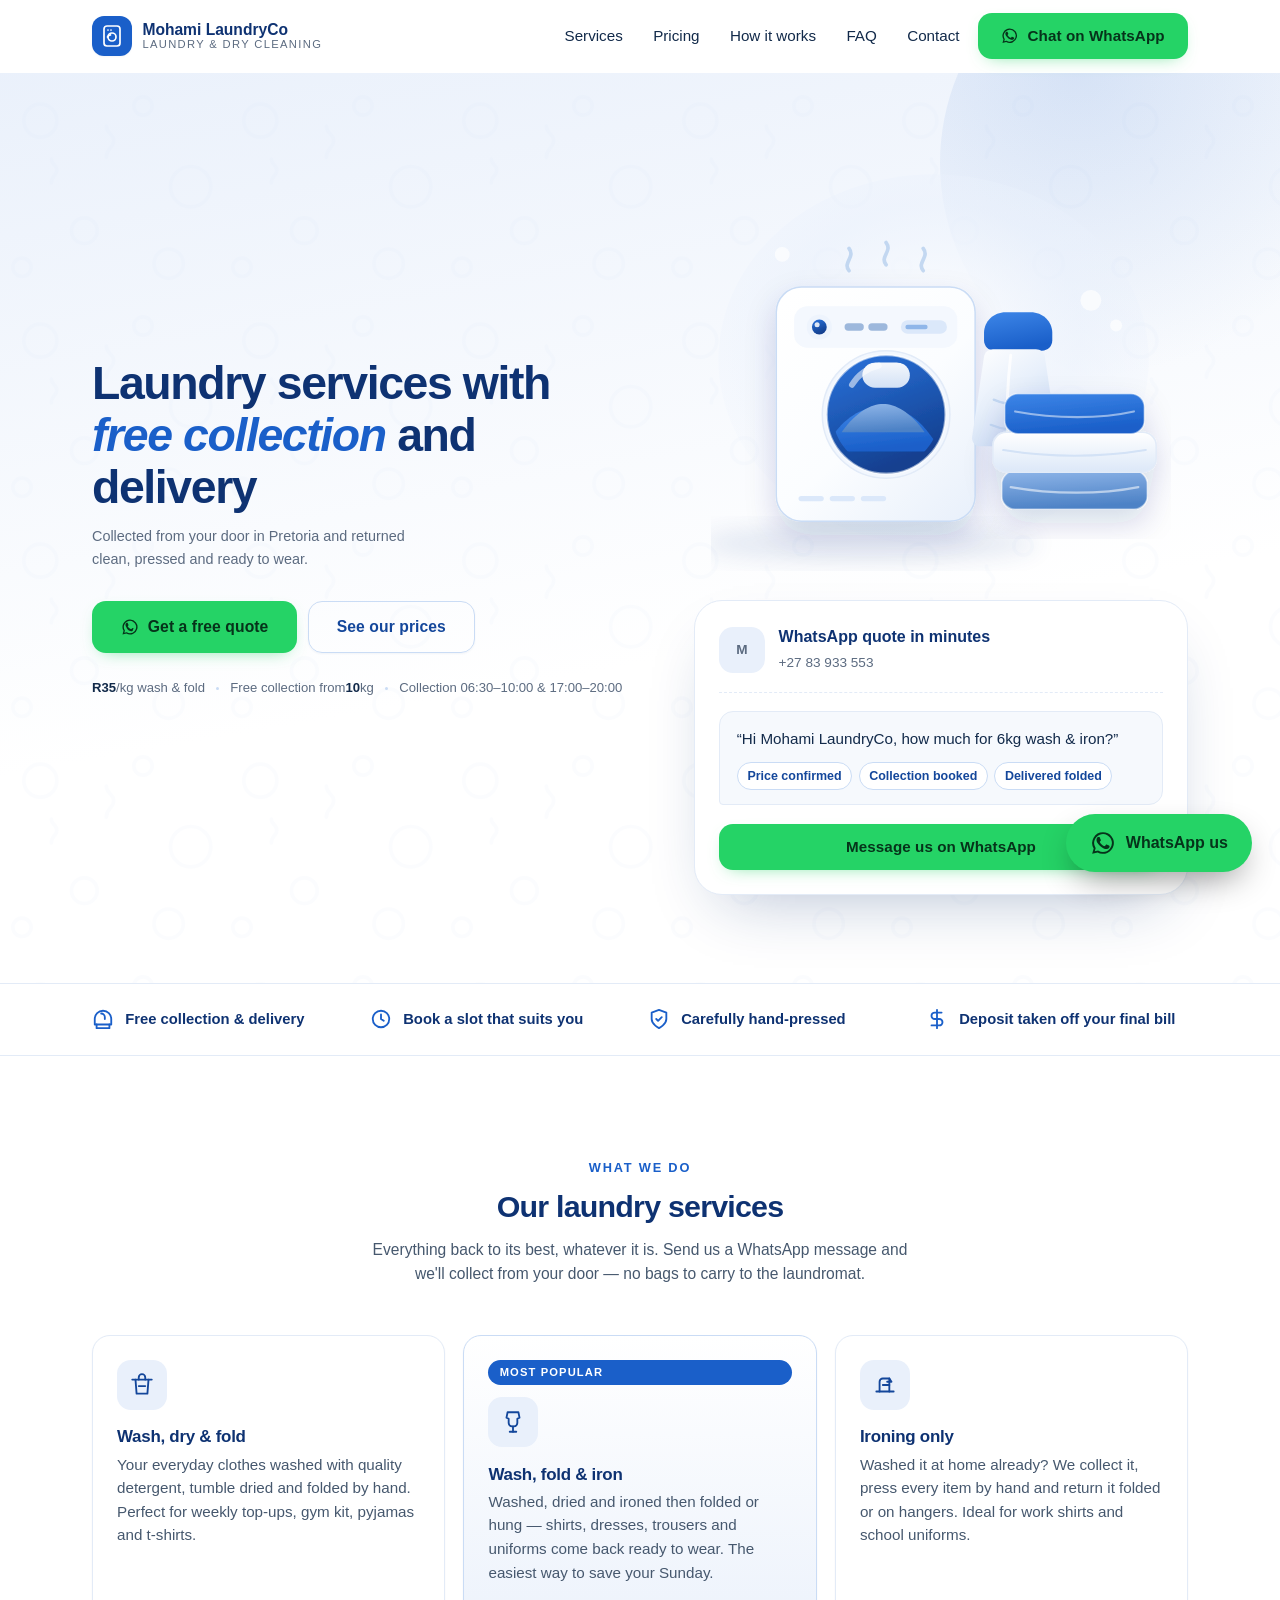
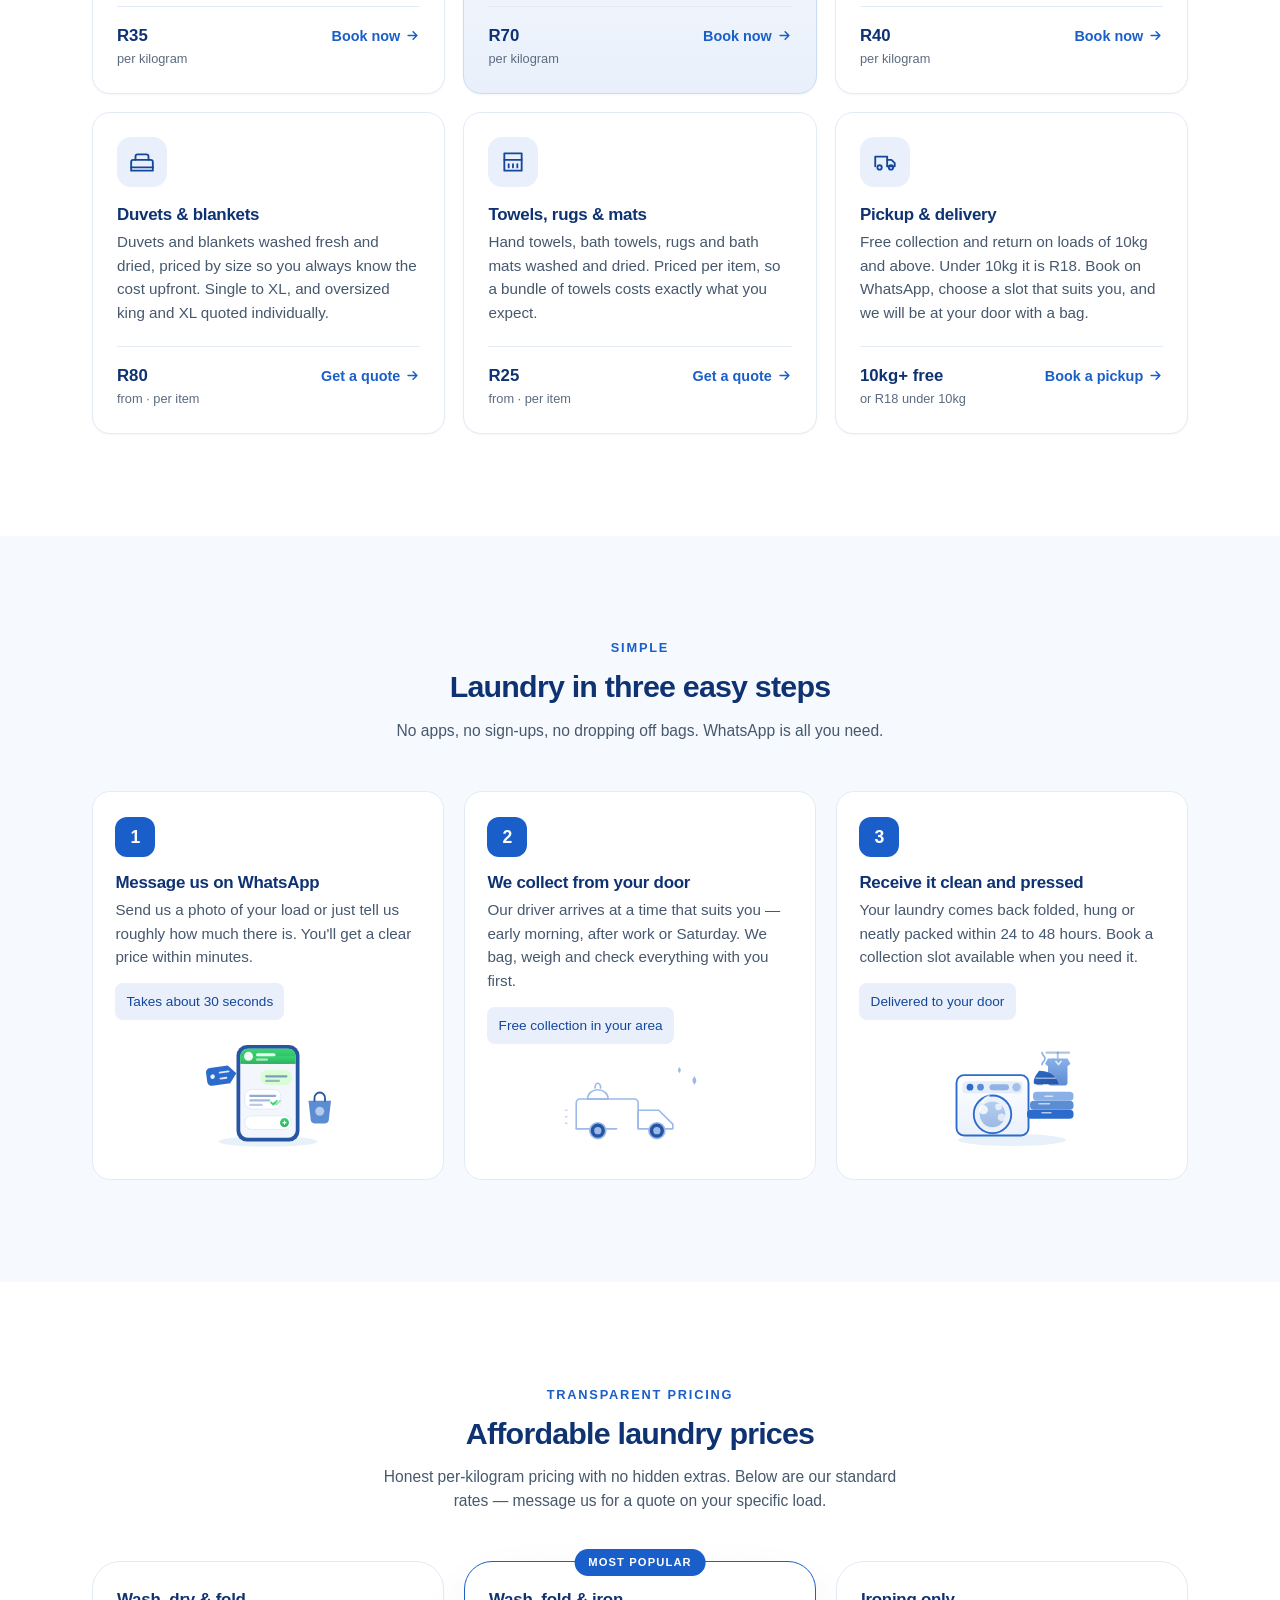
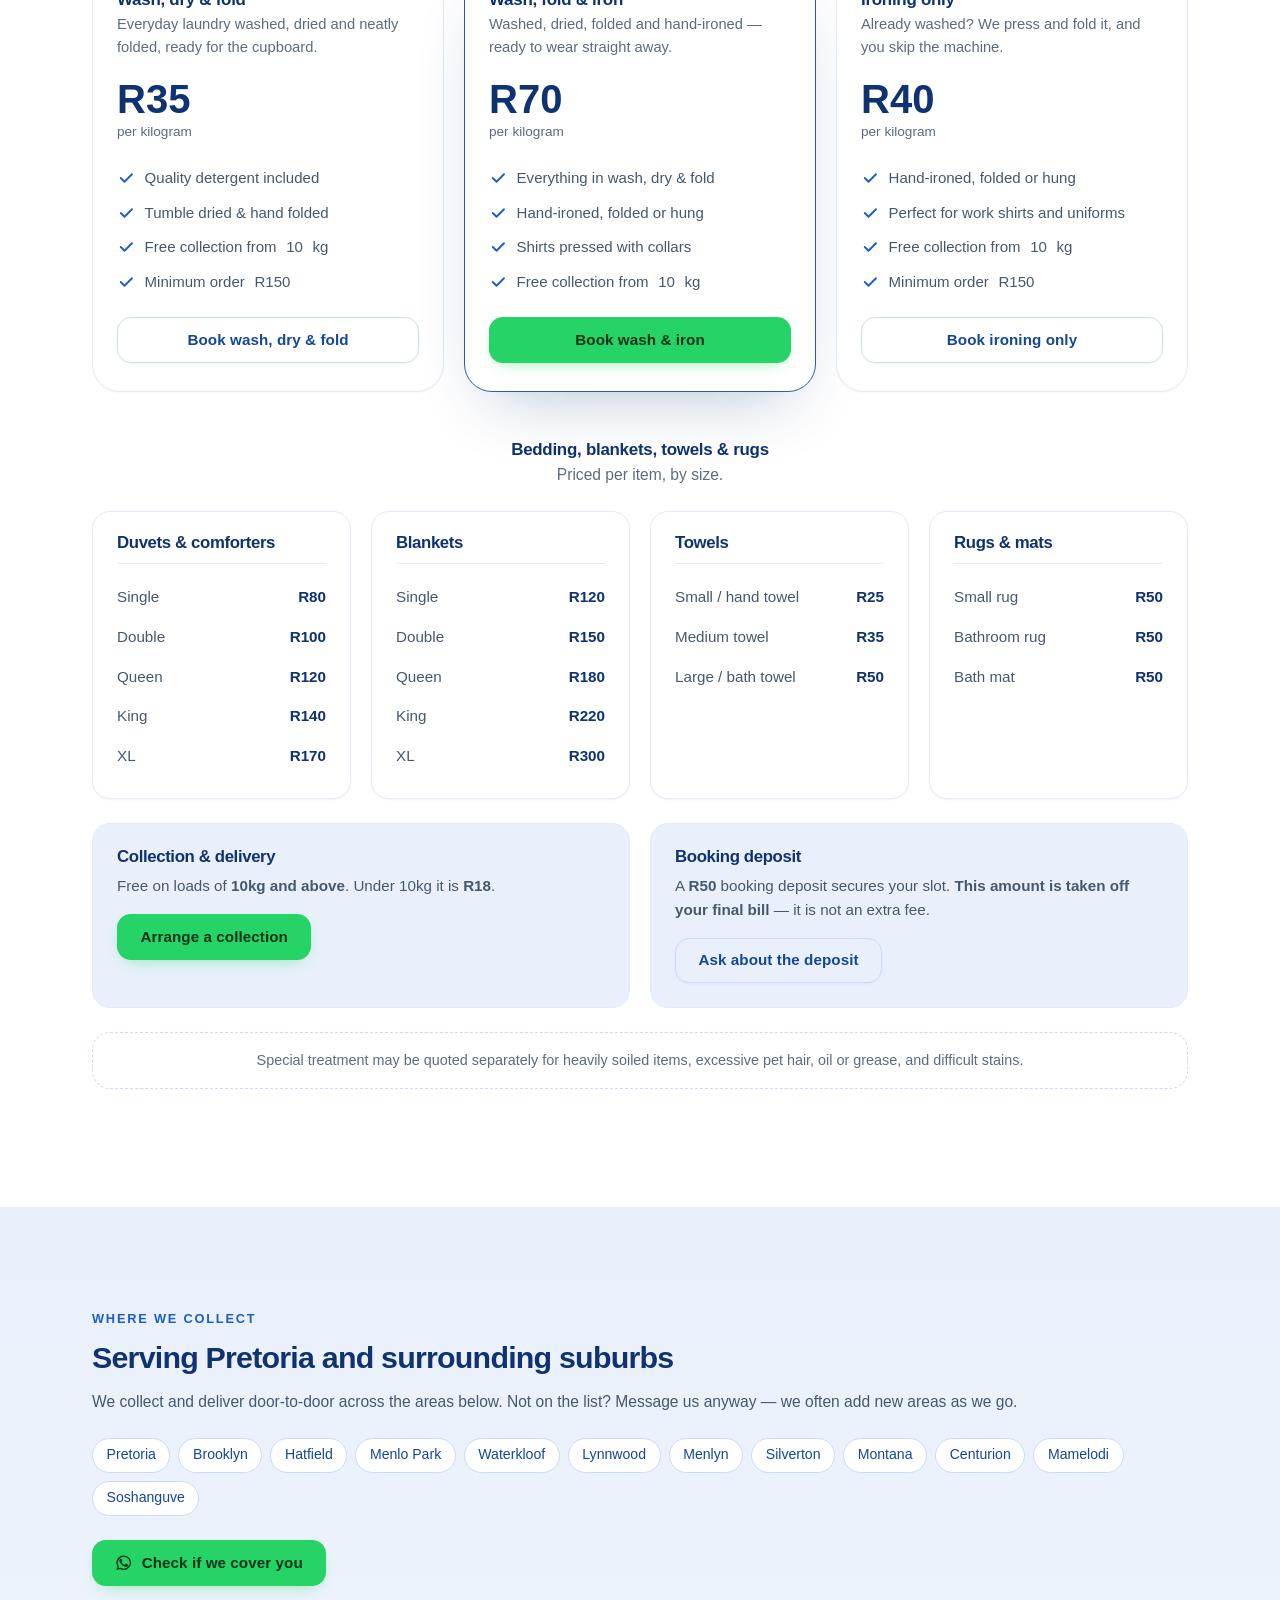
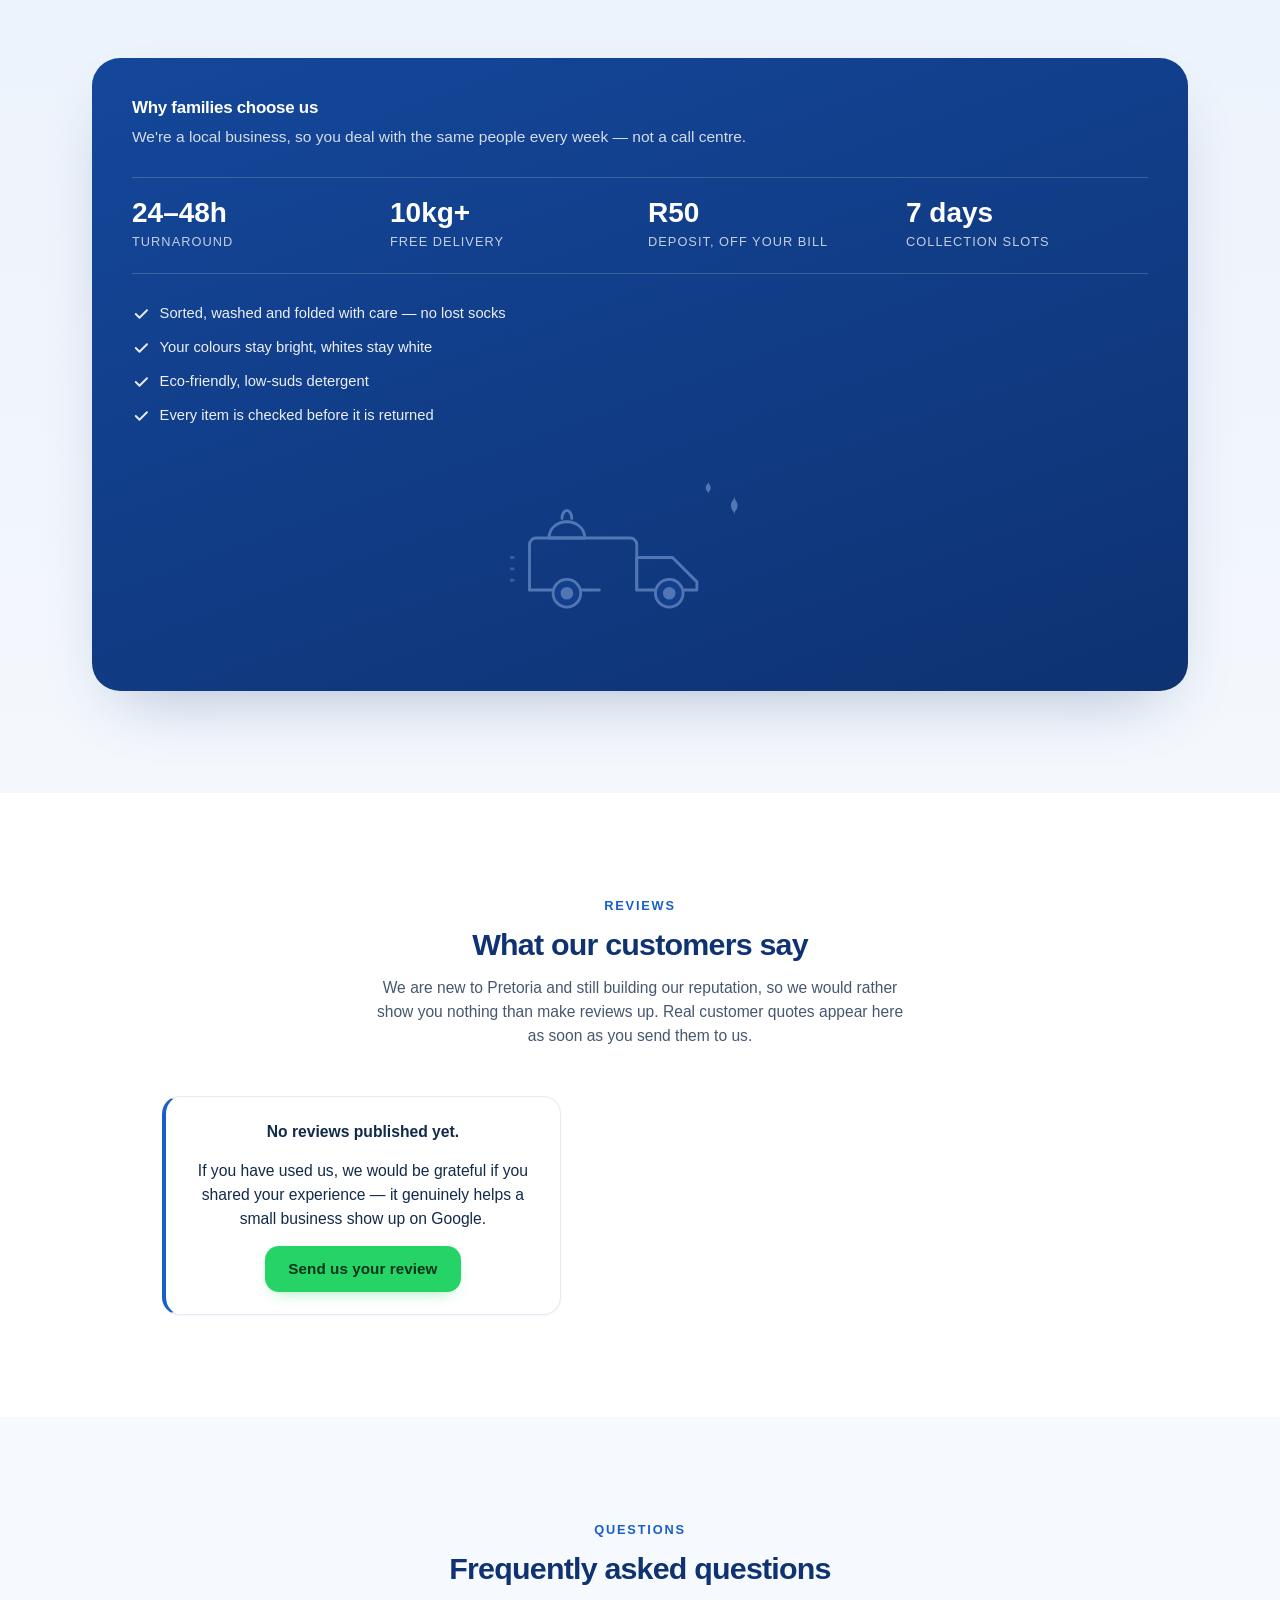
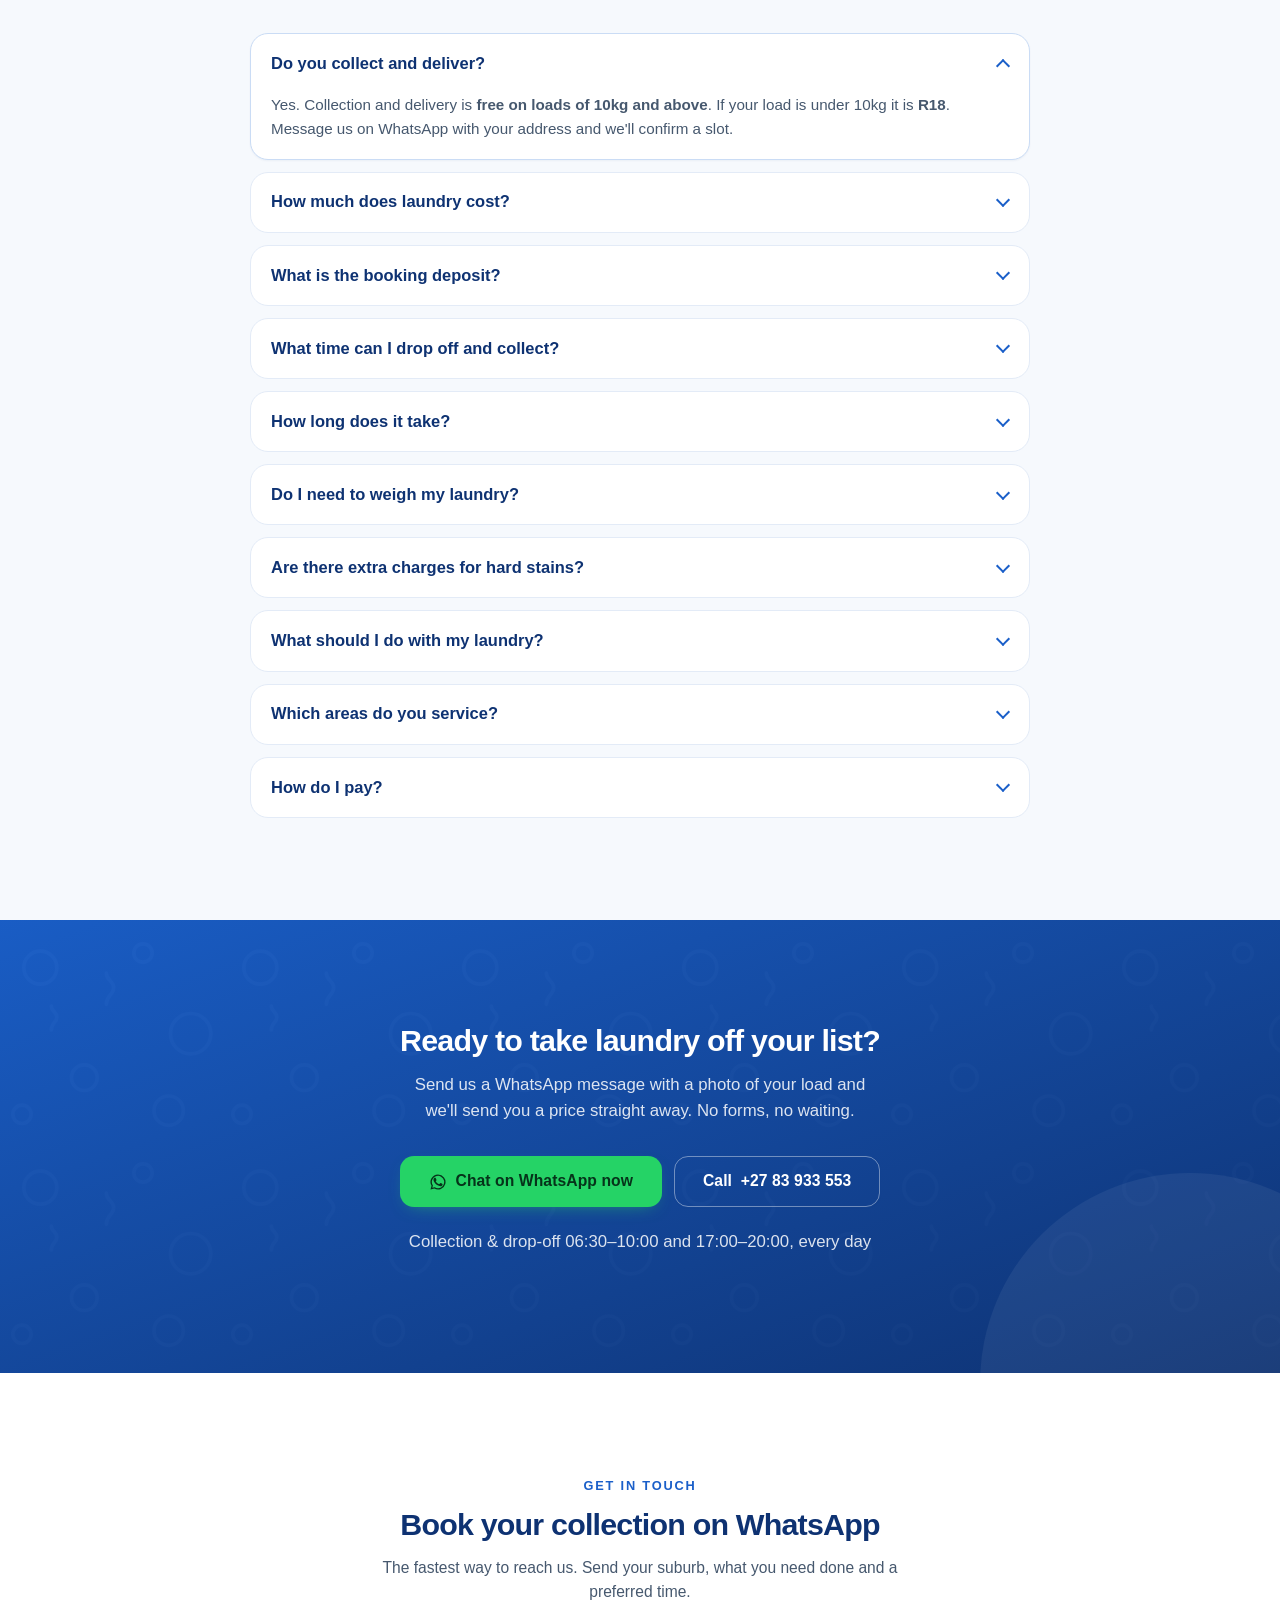
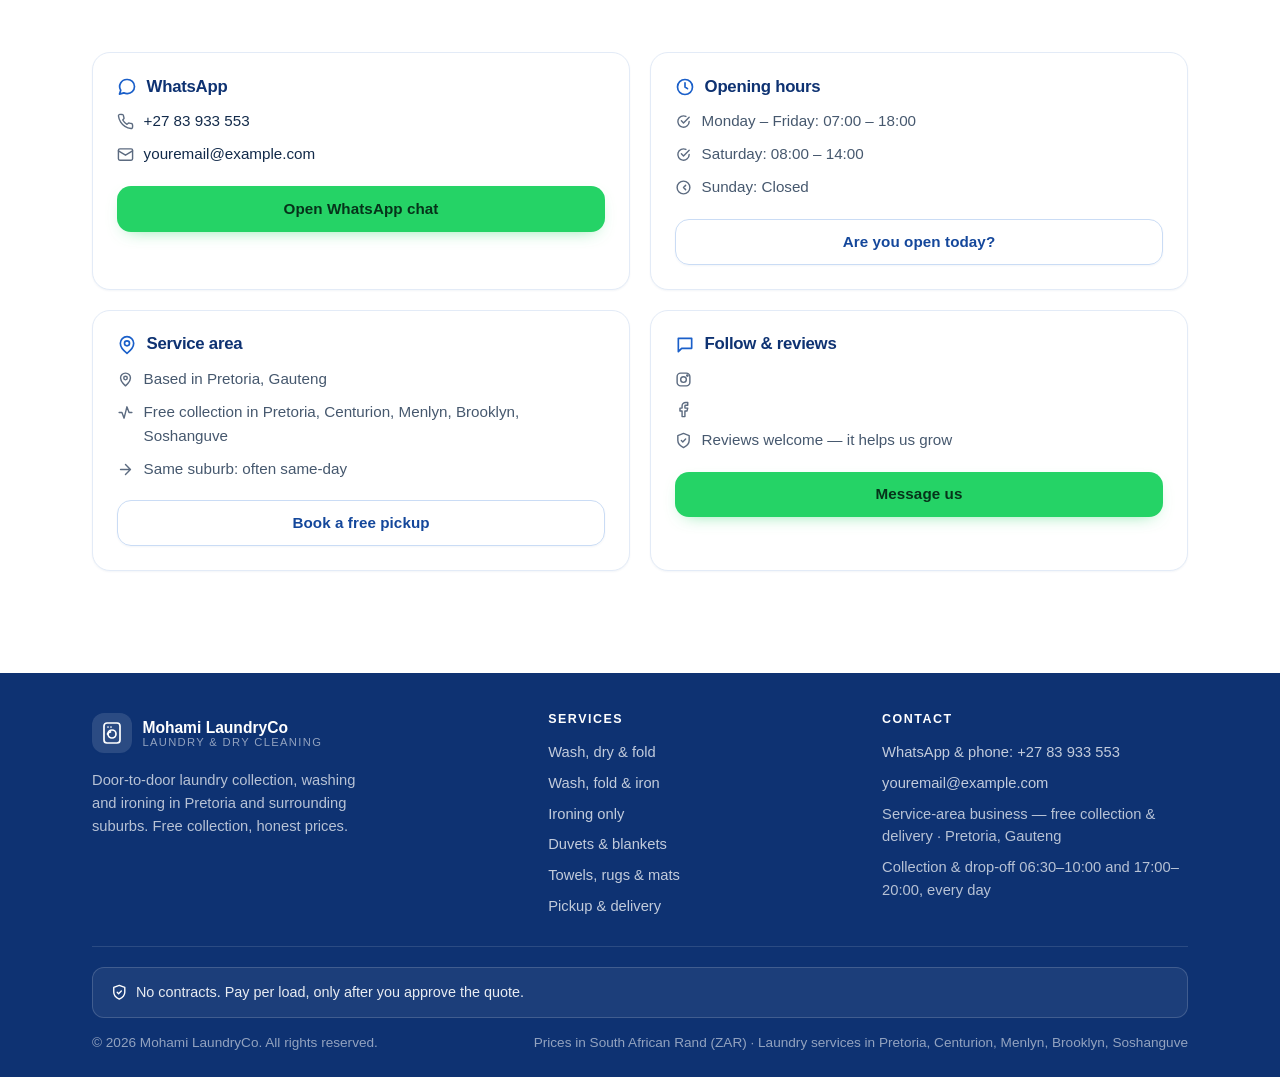
<file: index.html>
<!DOCTYPE html>
<html lang="en-ZA">
<head>
<meta charset="utf-8">
<meta name="viewport" content="width=device-width, initial-scale=1">
<title>Laundry Services in Pretoria | Mohami LaundryCo</title>
  <meta name="description" content="Laundry collection &amp; delivery in Pretoria, Centurion &amp; Menlyn from R35/kg. Wash, dry &amp; fold, wash &amp; iron, ironing only, duvets, blankets &amp; towels. Free delivery on 10kg+.">
  <meta name="keywords" content="laundry services, laundry delivery, wash dry and fold, wash fold and iron, ironing only, ironing service, duvet washing, blanket cleaning, towel washing, rug washing, laundry collection Pretoria, laundry near me">
<meta name="author" content="Mohami LaundryCo">
<meta name="robots" content="index, follow, max-image-preview:large">
<meta name="theme-color" content="#1a5fc9">

<!-- Local business hints for search engines -->
<meta name="geo.region" content="ZA-GP">
<meta name="geo.placename" content="Pretoria">
<meta name="ICBM" content="region: ZA, locality: Pretoria">

<!-- Open Graph / social sharing (WhatsApp previews look better with this) -->
<meta property="og:type" content="website">
<meta property="og:site_name" content="Mohami LaundryCo">
  <meta property="og:title" content="Laundry from R35/kg with Free Collection | Mohami LaundryCo">
  <meta property="og:description" content="Wash, dry &amp; fold R35/kg, wash &amp; iron R70/kg, ironing only R40/kg. Duvets, blankets, towels &amp; rugs by size. Free delivery on 10kg+.">
<meta property="og:url" content="https://mohamislaundry.netlify.app">
<meta property="og:image" content="https://mohamislaundry.netlify.app/og-image.png"
  <meta property="og:image:width" content="1200">
  <meta property="og:image:height" content="630">
  <meta property="og:image:alt" content="Mohami LaundryCo - laundry collected from your door in Pretoria">
<meta property="og:locale" content="en_ZA">
<meta name="twitter:card" content="summary_large_image">
<meta name="twitter:title" content="Mohami LaundryCo - Laundry from R35/kg with Free Collection">
<meta name="twitter:description" content="Wash, dry &amp; fold R35/kg, wash &amp; iron R70/kg, ironing only R40/kg. Duvets, blankets, towels &amp; rugs by size. Free delivery on 10kg+.">
<meta name="twitter:image" content="https://mohamislaundry.netlify.app/og-image.png">

<link rel="canonical" href="https://mohamislaundry.netlify.app">
<link rel="icon" href="favicon.svg" type="image/svg+xml">
<link rel="apple-touch-icon" href="favicon.svg">
<link rel="stylesheet" href="styles.css">
</head>
<body>

<a class="skip-link" href="#main">Skip to content</a>

<!-- ============================== HEADER ============================== -->
<header class="header">
  <div class="wrap header__inner">
    <a class="brand" href="#top">
      <span class="brand__mark" aria-hidden="true">
        <svg viewBox="0 0 24 24" fill="none" stroke="currentColor" stroke-width="1.7" stroke-linecap="round" stroke-linejoin="round">
          <rect x="4" y="2" width="16" height="20" rx="3"></rect>
          <circle cx="12" cy="13" r="4"></circle>
          <path d="M8 6h.01M11 6h.01M7.5 13a4.5 4.5 0 0 1 3-2.2"></path>
        </svg>
      </span>
      <span class="brand__text">
        <span class="brand__name" data-bind="business">Mohami LaundryCo</span>
        <span class="brand__tag">Laundry &amp; Dry Cleaning</span>
      </span>
    </a>

    <nav class="nav" aria-label="Main">
      <a href="#services">Services</a>
      <a href="#pricing">Pricing</a>
      <a href="#how">How it works</a>
      <a href="#faq">FAQ</a>
      <a href="#contact">Contact</a>
    </nav>

    <a class="btn btn--wa header__cta" href="#contact" data-wa="default">
      <svg class="icon" viewBox="0 0 24 24" fill="currentColor" aria-hidden="true"><path d="M17.47 14.38c-.3-.15-1.76-.87-2.03-.97-.27-.1-.47-.15-.67.15-.2.3-.77.96-.94 1.16-.17.2-.35.22-.65.08-.3-.15-1.26-.46-2.4-1.48-.89-.79-1.49-1.77-1.66-2.07-.17-.3-.02-.46.13-.61.14-.13.3-.35.45-.52.15-.17.2-.3.3-.5.1-.2.05-.37-.02-.52-.08-.15-.67-1.61-.92-2.21-.24-.58-.49-.5-.67-.51h-.57c-.2 0-.52.07-.79.37-.27.3-1.04 1.02-1.04 2.48s1.06 2.88 1.21 3.08c.15.2 2.1 3.2 5.08 4.49.71.31 1.26.49 1.69.63.71.23 1.36.2 1.87.12.57-.09 1.76-.72 2.01-1.41.25-.7.25-1.29.17-1.42-.07-.13-.27-.2-.57-.35zM12 2a10 10 0 0 0-8.6 15.1L2 22l5.05-1.32A10 10 0 1 0 12 2zm0 18.2a8.2 8.2 0 0 1-4.18-1.15l-.3-.18-3.1.81.83-3.02-.2-.31A8.2 8.2 0 1 1 12 20.2z"/></svg>
      Chat on WhatsApp
    </a>

    <button class="burger" type="button" aria-expanded="false" aria-controls="mobile-menu" aria-label="Open menu">
      <span></span><span></span><span></span>
    </button>
  </div>

  <div class="mobile-menu" id="mobile-menu">
    <a href="#services">Services</a>
    <a href="#pricing">Pricing</a>
    <a href="#how">How it works</a>
    <a href="#faq">FAQ</a>
    <a href="#contact">Contact</a>
    <a class="btn btn--wa btn--block" href="#contact" data-wa="default">Chat on WhatsApp</a>
  </div>
</header>

<main id="main">
<span id="top"></span>

<!-- ============================== HERO ============================== -->
<section class="hero">
  <div class="wrap hero__inner">
    <div class="hero__copy">
      <h1>Laundry services with <em>free collection</em> and delivery</h1>
      <p class="hero__lead">
          Collected from your door in <span data-bind="city">Pretoria</span> and returned
          clean, pressed and ready to wear.
      </p>
      <div class="hero__actions">
        <a class="btn btn--wa btn--lg" href="#contact" data-wa="default">
          <svg class="icon" viewBox="0 0 24 24" fill="currentColor" aria-hidden="true"><path d="M17.47 14.38c-.3-.15-1.76-.87-2.03-.97-.27-.1-.47-.15-.67.15-.2.3-.77.96-.94 1.16-.17.2-.35.22-.65.08-.3-.15-1.26-.46-2.4-1.48-.89-.79-1.49-1.77-1.66-2.07-.17-.3-.02-.46.13-.61.14-.13.3-.35.45-.52.15-.17.2-.3.3-.5.1-.2.05-.37-.02-.52-.08-.15-.67-1.61-.92-2.21-.24-.58-.49-.5-.67-.51h-.57c-.2 0-.52.07-.79.37-.27.3-1.04 1.02-1.04 2.48s1.06 2.88 1.21 3.08.15 2.1 3.2 4.49c.71.31 1.26.49 1.69.63.71.23 1.36.2 1.87.12.57-.09 1.76-.72 2.01-1.41.25-.7.25-1.29.17-1.42-.07-.13-.27-.2-.57-.35zM12 2a10 10 0 0 0-8.6 15.1L2 22l5.05-1.32A10 10 0 1 0 12 2zm0 18.2a8.2 8.2 0 0 1-4.18-1.15l-.3-.18-3.1.81.83-3.02-.2-.31A8.2 8.2 0 1 1 12 20.2z"/></svg>
          Get a free quote
        </a>
        <a class="btn btn--ghost btn--lg" href="#pricing">See our prices</a>
      </div>
      <ul class="hero__chips">
        <li><span data-price="washDryFoldKg">R35</span>/kg wash &amp; fold</li>
        <li>Free collection from <span data-raw="deliveryFreeFromKg">10</span>kg</li>
        <li>Collection 06:30&ndash;10:00 &amp; 17:00&ndash;20:00</li>
      </ul>
    </div>

      <div class="hero__media">
      <div class="hero__art-wrap">
        <img class="hero__art" src="assets/hero.svg" width="620" height="560" alt="Illustration of a washing machine beside a neat stack of folded laundry and a draped towel">
      </div>
      <div class="hero__card">
        <div class="hero__card-head">
          <span class="hero__avatar" aria-hidden="true">M</span>
          <div>
            <strong>WhatsApp quote in minutes</strong>
            <span data-bind="phone">+27 83 933 553</span>
          </div>
        </div>
        <div class="hero__msg">
          &ldquo;Hi <span data-bind="business">Mohami LaundryCo</span>, how much for 6kg wash &amp; iron?&rdquo;
          <div class="ticks">
            <span class="tick">Price confirmed</span>
            <span class="tick">Collection booked</span>
            <span class="tick">Delivered folded</span>
          </div>
        </div>
        <a class="btn btn--wa btn--block" href="#contact" data-wa="washIron">Message us on WhatsApp</a>
      </div>
    </div>
  </div>
</section>

<!-- ============================== TRUST STRIP ============================== -->
<div class="trust">
  <div class="wrap trust__grid">
    <div class="trust__item">
      <svg viewBox="0 0 24 24" fill="none" stroke="currentColor" stroke-width="2" stroke-linecap="round" stroke-linejoin="round" aria-hidden="true"><path d="M5 18H3v-6a9 9 0 0 1 18 0v6h-2"/><path d="M5 18h14v4H5z"/><path d="M10 6a4 4 0 0 1 4 4v2"/></svg>
      Free collection &amp; delivery
    </div>
    <div class="trust__item">
      <svg viewBox="0 0 24 24" fill="none" stroke="currentColor" stroke-width="2" stroke-linecap="round" stroke-linejoin="round" aria-hidden="true"><circle cx="12" cy="12" r="9"/><path d="M12 7v5l3 2"/></svg>
      Book a slot that suits you
    </div>
    <div class="trust__item">
      <svg viewBox="0 0 24 24" fill="none" stroke="currentColor" stroke-width="2" stroke-linecap="round" stroke-linejoin="round" aria-hidden="true"><path d="M12 22s8-4 8-10V5l-8-3-8 3v7c0 6 8 10 8 10z"/><path d="M9 12l2 2 4-4"/></svg>
      Carefully hand-pressed
    </div>
    <div class="trust__item">
      <svg viewBox="0 0 24 24" fill="none" stroke="currentColor" stroke-width="2" stroke-linecap="round" stroke-linejoin="round" aria-hidden="true"><path d="M12 2v20"/><path d="M17 5H9.5a3.5 3.5 0 0 0 0 7h5a3.5 3.5 0 0 1 0 7H6"/></svg>
      Deposit taken off your final bill
    </div>
  </div>
</div>

<!-- ============================== SERVICES ============================== -->
<section class="section" id="services">
  <div class="wrap">
    <div class="section__head section__head--center">
      <span class="section__kicker">What we do</span>
      <h2>Our laundry services</h2>
      <p class="lede">
        Everything back to its best, whatever it is. Send us a WhatsApp message and we'll
        collect from your door — no bags to carry to the laundromat.
      </p>
    </div>

    <div class="cards">
      <article class="card reveal" data-service="Wash, dry and fold" data-service-desc="Everyday laundry washed with quality detergent, tumble dried and folded by hand." data-price-key="washDryFoldKg" data-price-unit="per kg">
        <div class="card__icon">
          <svg viewBox="0 0 24 24" fill="none" stroke="currentColor" stroke-width="1.7" stroke-linecap="round" stroke-linejoin="round" aria-hidden="true"><path d="M3 7h18"/><path d="M6 7l1 13h10l1-13"/><path d="M9 7V5a3 3 0 0 1 6 0v2"/><path d="M9 13h6"/></svg>
        </div>
        <h3>Wash, dry &amp; fold</h3>
        <p>Your everyday clothes washed with quality detergent, tumble dried and folded by hand. Perfect for weekly top-ups, gym kit, pyjamas and t-shirts.</p>
        <div class="card__meta">
          <span class="card__price"><span data-price="washDryFoldKg">R35</span><small>per kilogram</small></span>
          <a class="card__link" href="#contact" data-wa="washFold">Book now
            <svg viewBox="0 0 24 24" fill="none" stroke="currentColor" stroke-width="2.5" stroke-linecap="round" stroke-linejoin="round" aria-hidden="true"><path d="M5 12h14M13 6l6 6-6 6"/></svg>
          </a>
        </div>
      </article>

      <article class="card card--feature reveal" data-service="Wash, dry, fold and iron" data-service-desc="Laundry washed, dried, folded and hand-ironed, ready to wear." data-price-key="washFoldIronKg" data-price-unit="per kg">
        <span class="badge">Most popular</span>
        <div class="card__icon">
          <svg viewBox="0 0 24 24" fill="none" stroke="currentColor" stroke-width="1.7" stroke-linecap="round" stroke-linejoin="round" aria-hidden="true"><path d="M7 3h10l1 5-2 1v4a3 3 0 0 1-3 3h-2a3 3 0 0 1-3-3V9L6 8z"/><path d="M9 21h6"/><path d="M12 16v5"/></svg>
        </div>
        <h3>Wash, fold &amp; iron</h3>
        <p>Washed, dried and ironed then folded or hung — shirts, dresses, trousers and uniforms come back ready to wear. The easiest way to save your Sunday.</p>
        <div class="card__meta">
          <span class="card__price"><span data-price="washFoldIronKg">R70</span><small>per kilogram</small></span>
          <a class="card__link" href="#contact" data-wa="washIron">Book now
            <svg viewBox="0 0 24 24" fill="none" stroke="currentColor" stroke-width="2.5" stroke-linecap="round" stroke-linejoin="round" aria-hidden="true"><path d="M5 12h14M13 6l6 6-6 6"/></svg>
          </a>
        </div>
      </article>

      <article class="card reveal" data-service="Ironing only" data-service-desc="Already washed? We hand-iron and fold it so you can skip the machine." data-price-key="ironingOnlyKg" data-price-unit="per kg">
        <div class="card__icon">
          <svg viewBox="0 0 24 24" fill="none" stroke="currentColor" stroke-width="1.7" stroke-linecap="round" stroke-linejoin="round" aria-hidden="true"><path d="M4 18h16"/><path d="M7 18V9a3 3 0 0 1 3-3h6v12"/><path d="M16 6l2 3h-4"/><path d="M10 12h6"/></svg>
        </div>
        <h3>Ironing only</h3>
        <p>Washed it at home already? We collect it, press every item by hand and return it folded or on hangers. Ideal for work shirts and school uniforms.</p>
        <div class="card__meta">
          <span class="card__price"><span data-price="ironingOnlyKg">R40</span><small>per kilogram</small></span>
          <a class="card__link" href="#contact" data-wa="ironingOnly">Book now
            <svg viewBox="0 0 24 24" fill="none" stroke="currentColor" stroke-width="2.5" stroke-linecap="round" stroke-linejoin="round" aria-hidden="true"><path d="M5 12h14M13 6l6 6-6 6"/></svg>
          </a>
        </div>
      </article>

      <article class="card reveal" data-service="Duvets and blankets" data-service-desc="Duvets, comforters and blankets washed and dried, priced per item by size." data-price-key="duvetSingle" data-price-unit="from">
        <div class="card__icon">
          <svg viewBox="0 0 24 24" fill="none" stroke="currentColor" stroke-width="1.7" stroke-linecap="round" stroke-linejoin="round" aria-hidden="true"><path d="M2 17v-5a2 2 0 0 1 2-2h16a2 2 0 0 1 2 2v5"/><path d="M2 17h20v3H2z"/><path d="M6 10V7a2 2 0 0 1 2-2h8a2 2 0 0 1 2 2v3"/></svg>
        </div>
        <h3>Duvets &amp; blankets</h3>
        <p>Duvets and blankets washed fresh and dried, priced by size so you always know the cost upfront. Single to XL, and oversized king and XL quoted individually.</p>
        <div class="card__meta">
          <span class="card__price"><span data-price="duvetSingle">R80</span><small>from &middot; per item</small></span>
          <a class="card__link" href="#contact" data-wa="bedding">Get a quote
            <svg viewBox="0 0 24 24" fill="none" stroke="currentColor" stroke-width="2.5" stroke-linecap="round" stroke-linejoin="round" aria-hidden="true"><path d="M5 12h14M13 6l6 6-6 6"/></svg>
          </a>
        </div>
      </article>

      <article class="card reveal" data-service="Towels, rugs and mats" data-service-desc="Towels, rugs and bath mats washed and dried, priced per item." data-price-key="towelSmall" data-price-unit="from">
        <div class="card__icon">
          <svg viewBox="0 0 24 24" fill="none" stroke="currentColor" stroke-width="1.7" stroke-linecap="round" stroke-linejoin="round" aria-hidden="true"><path d="M4 4h16v6H4z"/><path d="M4 10v10h16V10"/><path d="M8 14v3M12 14v3M16 14v3"/></svg>
        </div>
        <h3>Towels, rugs &amp; mats</h3>
        <p>Hand towels, bath towels, rugs and bath mats washed and dried. Priced per item, so a bundle of towels costs exactly what you expect.</p>
        <div class="card__meta">
          <span class="card__price"><span data-price="towelSmall">R25</span><small>from &middot; per item</small></span>
          <a class="card__link" href="#contact" data-wa="towels">Get a quote
            <svg viewBox="0 0 24 24" fill="none" stroke="currentColor" stroke-width="2.5" stroke-linecap="round" stroke-linejoin="round" aria-hidden="true"><path d="M5 12h14M13 6l6 6-6 6"/></svg>
          </a>
        </div>
      </article>

      <article class="card reveal" data-service="Collection and delivery" data-service-desc="Door-to-door laundry pickup and return, scheduled around your day." data-price-key="deliveryUnderKg" data-price-unit="under 10kg">
        <div class="card__icon">
          <svg viewBox="0 0 24 24" fill="none" stroke="currentColor" stroke-width="1.7" stroke-linecap="round" stroke-linejoin="round" aria-hidden="true"><path d="M3 16V7h11v9"/><path d="M14 10h4l3 3v3h-7"/><circle cx="7" cy="17" r="2"/><circle cx="17.5" cy="17" r="2"/></svg>
        </div>
        <h3>Pickup &amp; delivery</h3>
        <p>Free collection and return on loads of 10kg and above. Under 10kg it is R18. Book on WhatsApp, choose a slot that suits you, and we will be at your door with a bag.</p>
        <div class="card__meta">
          <span class="card__price"><span data-raw="deliveryFreeFromKg">10</span>kg+ <b>free</b><small>or <span data-price="deliveryUnderKg">R18</span> under 10kg</small></span>
          <a class="card__link" href="#contact" data-wa="pickup">Book a pickup
            <svg viewBox="0 0 24 24" fill="none" stroke="currentColor" stroke-width="2.5" stroke-linecap="round" stroke-linejoin="round" aria-hidden="true"><path d="M5 12h14M13 6l6 6-6 6"/></svg>
          </a>
        </div>
      </article>
    </div>
  </div>
</section>

<!-- ============================== HOW IT WORKS ============================== -->
<section class="section section--alt" id="how">
  <div class="wrap">
    <div class="section__head section__head--center">
      <span class="section__kicker">Simple</span>
      <h2>Laundry in three easy steps</h2>
      <p class="lede">No apps, no sign-ups, no dropping off bags. WhatsApp is all you need.</p>
    </div>

    <div class="steps">
      <div class="step reveal">
        <div class="step__num" aria-hidden="true"></div>
        <h3>Message us on WhatsApp</h3>
        <p>Send us a photo of your load or just tell us roughly how much there is. You'll get a clear price within minutes.</p>
        <span class="step__hint">Takes about 30 seconds</span>
        <img class="step__art" src="assets/whatsapp-quote.svg" width="200" height="150" alt="" aria-hidden="true" loading="lazy" decoding="async">
      </div>
      <div class="step reveal">
        <div class="step__num" aria-hidden="true"></div>
        <h3>We collect from your door</h3>
        <p>Our driver arrives at a time that suits you — early morning, after work or Saturday. We bag, weigh and check everything with you first.</p>
        <span class="step__hint">Free collection in your area</span>
        <img class="step__art" src="assets/delivery.svg" width="320" height="200" alt="" aria-hidden="true" loading="lazy" decoding="async">
      </div>
      <div class="step reveal">
        <div class="step__num" aria-hidden="true"></div>
        <h3>Receive it clean and pressed</h3>
        <p>Your laundry comes back folded, hung or neatly packed within 24 to 48 hours. Book a collection slot available when you need it.</p>
        <span class="step__hint">Delivered to your door</span>
        <img class="step__art" src="assets/laundry-stack.svg" width="200" height="150" alt="" aria-hidden="true" loading="lazy" decoding="async">
      </div>
    </div>
  </div>
</section>

<!-- ============================== PRICING ============================== -->
<section class="section" id="pricing">
  <div class="wrap">
    <div class="section__head section__head--center">
      <span class="section__kicker">Transparent pricing</span>
      <h2>Affordable laundry prices</h2>
      <p class="lede">
        Honest per-kilogram pricing with no hidden extras. Below are our standard rates —
        message us for a quote on your specific load.
      </p>
    </div>

    <div class="price-grid">
      <div class="price-card reveal">
        <h3>Wash, dry &amp; fold</h3>
        <p>Everyday laundry washed, dried and neatly folded, ready for the cupboard.</p>
        <div class="price"><span data-price="washDryFoldKg">R35</span><small>per kilogram</small></div>
        <ul class="price-list">
          <li><svg viewBox="0 0 24 24" fill="none" stroke="currentColor" stroke-width="2.5" stroke-linecap="round" stroke-linejoin="round" aria-hidden="true"><path d="M5 12l5 5L20 7"/></svg> Quality detergent included</li>
          <li><svg viewBox="0 0 24 24" fill="none" stroke="currentColor" stroke-width="2.5" stroke-linecap="round" stroke-linejoin="round" aria-hidden="true"><path d="M5 12l5 5L20 7"/></svg> Tumble dried &amp; hand folded</li>
          <li><svg viewBox="0 0 24 24" fill="none" stroke="currentColor" stroke-width="2.5" stroke-linecap="round" stroke-linejoin="round" aria-hidden="true"><path d="M5 12l5 5L20 7"/></svg> Free collection from <span data-raw="deliveryFreeFromKg">10</span>kg</li>
          <li><svg viewBox="0 0 24 24" fill="none" stroke="currentColor" stroke-width="2.5" stroke-linecap="round" stroke-linejoin="round" aria-hidden="true"><path d="M5 12l5 5L20 7"/></svg> Minimum order <span data-price="minOrder">R150</span></li>
        </ul>
        <a class="btn btn--ghost btn--block" href="#contact" data-wa="washFold">Book wash, dry &amp; fold</a>
      </div>

      <div class="price-card price-card--popular reveal">
        <h3>Wash, fold &amp; iron</h3>
        <p>Washed, dried, folded and hand-ironed &mdash; ready to wear straight away.</p>
        <div class="price"><span data-price="washFoldIronKg">R70</span><small>per kilogram</small></div>
        <ul class="price-list">
          <li><svg viewBox="0 0 24 24" fill="none" stroke="currentColor" stroke-width="2.5" stroke-linecap="round" stroke-linejoin="round" aria-hidden="true"><path d="M5 12l5 5L20 7"/></svg> Everything in wash, dry &amp; fold</li>
          <li><svg viewBox="0 0 24 24" fill="none" stroke="currentColor" stroke-width="2.5" stroke-linecap="round" stroke-linejoin="round" aria-hidden="true"><path d="M5 12l5 5L20 7"/></svg> Hand-ironed, folded or hung</li>
          <li><svg viewBox="0 0 24 24" fill="none" stroke="currentColor" stroke-width="2.5" stroke-linecap="round" stroke-linejoin="round" aria-hidden="true"><path d="M5 12l5 5L20 7"/></svg> Shirts pressed with collars</li>
          <li><svg viewBox="0 0 24 24" fill="none" stroke="currentColor" stroke-width="2.5" stroke-linecap="round" stroke-linejoin="round" aria-hidden="true"><path d="M5 12l5 5L20 7"/></svg> Free collection from <span data-raw="deliveryFreeFromKg">10</span>kg</li>
        </ul>
        <a class="btn btn--wa btn--block" href="#contact" data-wa="washIron">Book wash &amp; iron</a>
      </div>

      <div class="price-card reveal">
        <h3>Ironing only</h3>
        <p>Already washed? We press and fold it, and you skip the machine.</p>
        <div class="price"><span data-price="ironingOnlyKg">R40</span><small>per kilogram</small></div>
        <ul class="price-list">
          <li><svg viewBox="0 0 24 24" fill="none" stroke="currentColor" stroke-width="2.5" stroke-linecap="round" stroke-linejoin="round" aria-hidden="true"><path d="M5 12l5 5L20 7"/></svg> Hand-ironed, folded or hung</li>
          <li><svg viewBox="0 0 24 24" fill="none" stroke="currentColor" stroke-width="2.5" stroke-linecap="round" stroke-linejoin="round" aria-hidden="true"><path d="M5 12l5 5L20 7"/></svg> Perfect for work shirts and uniforms</li>
          <li><svg viewBox="0 0 24 24" fill="none" stroke="currentColor" stroke-width="2.5" stroke-linecap="round" stroke-linejoin="round" aria-hidden="true"><path d="M5 12l5 5L20 7"/></svg> Free collection from <span data-raw="deliveryFreeFromKg">10</span>kg</li>
          <li><svg viewBox="0 0 24 24" fill="none" stroke="currentColor" stroke-width="2.5" stroke-linecap="round" stroke-linejoin="round" aria-hidden="true"><path d="M5 12l5 5L20 7"/></svg> Minimum order <span data-price="minOrder">R150</span></li>
        </ul>
        <a class="btn btn--ghost btn--block" href="#contact" data-wa="ironingOnly">Book ironing only</a>
      </div>
    </div>

    <!-- ===================== ITEM PRICING ===================== -->
    <h3 class="item-pricing__title">Bedding, blankets, towels &amp; rugs</h3>
    <p class="item-pricing__sub">Priced per item, by size.</p>

    <div class="item-tables">
      <div class="item-table reveal">
        <h4>Duvets &amp; comforters</h4>
        <ul class="item-list">
          <li><span>Single</span><b data-price="duvetSingle">R80</b></li>
          <li><span>Double</span><b data-price="duvetDouble">R100</b></li>
          <li><span>Queen</span><b data-price="duvetQueen">R120</b></li>
          <li><span>King</span><b data-price="duvetKing">R140</b></li>
          <li><span>XL</span><b data-price="duvetXL">R170</b></li>
        </ul>
      </div>

      <div class="item-table reveal">
        <h4>Blankets</h4>
        <ul class="item-list">
          <li><span>Single</span><b data-price="blanketSingle">R120</b></li>
          <li><span>Double</span><b data-price="blanketDouble">R150</b></li>
          <li><span>Queen</span><b data-price="blanketQueen">R180</b></li>
          <li><span>King</span><b data-price="blanketKing">R220</b></li>
          <li><span>XL</span><b data-price="blanketXL">R300</b></li>
        </ul>
      </div>

      <div class="item-table reveal">
        <h4>Towels</h4>
        <ul class="item-list">
          <li><span>Small / hand towel</span><b data-price="towelSmall">R25</b></li>
          <li><span>Medium towel</span><b data-price="towelMedium">R35</b></li>
          <li><span>Large / bath towel</span><b data-price="towelLarge">R50</b></li>
        </ul>
      </div>

      <div class="item-table reveal">
        <h4>Rugs &amp; mats</h4>
        <ul class="item-list">
          <li><span>Small rug</span><b data-price="rugSmall">R50</b></li>
          <li><span>Bathroom rug</span><b data-price="rugBathroom">R50</b></li>
          <li><span>Bath mat</span><b data-price="matBath">R50</b></li>
        </ul>
      </div>
    </div>

    <!-- ===================== DELIVERY + DEPOSIT ===================== -->
    <div class="terms-grid">
      <div class="term-card reveal">
        <h4>Collection &amp; delivery</h4>
        <p>
          Free on loads of <b><span data-raw="deliveryFreeFromKg">10</span>kg and above</b>.
          Under <span data-raw="deliveryFreeFromKg">10</span>kg it is
          <b><span data-price="deliveryUnderKg">R18</span></b>.
        </p>
        <a class="btn btn--wa btn--sm" href="#contact" data-wa="pickup">Arrange a collection</a>
      </div>

      <div class="term-card reveal">
        <h4>Booking deposit</h4>
        <p>
          A <b><span data-price="bookingDeposit">R50</span></b> booking deposit secures your slot.
          <b>This amount is taken off your final bill</b> &mdash; it is not an extra fee.
        </p>
        <a class="btn btn--ghost btn--sm" href="#contact" data-wa="deposit">Ask about the deposit</a>
      </div>
    </div>

    <p class="price-note" data-bind="specialTreatmentNote">
      Special treatment may be quoted separately for heavily soiled items, excessive pet hair,
      oil or grease, and difficult stains.
    </p>
  </div>
</section>

<!-- ============================== AREAS / WHY US ============================== -->
<section class="section section--tint" id="areas">
  <div class="wrap split">
    <div>
      <span class="section__kicker">Where we collect</span>
      <h2>Serving <span data-bind="city">Pretoria</span> and surrounding suburbs</h2>
      <p class="lede">
        We collect and deliver door-to-door across the areas below. Not on the list?
        Message us anyway — we often add new areas as we go.
      </p>
      <div class="areas" data-bind="areas"></div>
      <p style="margin-top:1.5rem">
        <a class="btn btn--wa" href="#contact" data-wa="pickup">
          <svg class="icon" viewBox="0 0 24 24" fill="currentColor" aria-hidden="true"><path d="M17.47 14.38c-.3-.15-1.76-.87-2.03-.97-.27-.1-.47-.15-.67.15-.2.3-.77.96-.94 1.16-.17.2-.35.22-.65.08-.3-.15-1.26-.46-2.4-1.48-.89-.79-1.49-1.77-1.66-2.07-.17-.3-.02-.46.13-.61.14-.13.3-.35.45-.52.15-.17.2-.3.3-.5.1-.2.05-.37-.02-.52-.08-.15-.67-1.61-.92-2.21-.24-.58-.49-.5-.67-.51h-.57c-.2 0-.52.07-.79.37-.27.3-1.04 1.02-1.04 2.48s1.06 2.88 1.21 3.08c.15.2 2.1 3.2 5.08 4.49.71.31 1.26.49 1.69.63.71.23 1.36.2 1.87.12.57-.09 1.76-.72 2.01-1.41.25-.7.25-1.29.17-1.42-.07-.13-.27-.2-.57-.35zM12 2a10 10 0 0 0-8.6 15.1L2 22l5.05-1.32A10 10 0 1 0 12 2zm0 18.2a8.2 8.2 0 0 1-4.18-1.15l-.3-.18-3.1.81.83-3.02-.2-.31A8.2 8.2 0 1 1 12 20.2z"/></svg>
          Check if we cover you
        </a>
      </p>
    </div>

    <div class="coverage-card">
      <h3>Why families choose us</h3>
      <p>We're a local business, so you deal with the same people every week — not a call centre.</p>
      <div class="stat-row">
        <div class="stat"><strong>24&ndash;48h</strong><span>Turnaround</span></div>
        <div class="stat"><strong>10kg+</strong><span>Free delivery</span></div>
        <div class="stat"><strong>R50</strong><span>Deposit, off your bill</span></div>
        <div class="stat"><strong>7 days</strong><span>Collection slots</span></div>
      </div>
      <ul class="price-list" style="margin:0">
        <li><svg viewBox="0 0 24 24" fill="none" stroke="currentColor" stroke-width="2.5" stroke-linecap="round" stroke-linejoin="round" aria-hidden="true"><path d="M5 12l5 5L20 7"/></svg> Sorted, washed and folded with care — no lost socks</li>
        <li><svg viewBox="0 0 24 24" fill="none" stroke="currentColor" stroke-width="2.5" stroke-linecap="round" stroke-linejoin="round" aria-hidden="true"><path d="M5 12l5 5L20 7"/></svg> Your colours stay bright, whites stay white</li>
        <li><svg viewBox="0 0 24 24" fill="none" stroke="currentColor" stroke-width="2.5" stroke-linecap="round" stroke-linejoin="round" aria-hidden="true"><path d="M5 12l5 5L20 7"/></svg> Eco-friendly, low-suds detergent</li>
        <li><svg viewBox="0 0 24 24" fill="none" stroke="currentColor" stroke-width="2.5" stroke-linecap="round" stroke-linejoin="round" aria-hidden="true"><path d="M5 12l5 5L20 7"/></svg> Every item is checked before it is returned</li>
      </ul>
      <img class="coverage__art" src="assets/delivery.svg" width="320" height="200" alt="">
    </div>
  </div>
</section>

<!-- ============================== TESTIMONIALS ============================== -->
<section class="section" id="reviews">
  <div class="wrap">
    <div class="section__head section__head--center">
      <span class="section__kicker">Reviews</span>
      <h2>What our customers say</h2>
      <p class="lede">
        We are new to <span data-bind="city">Pretoria</span> and still building our reputation,
        so we would rather show you nothing than make reviews up. Real customer quotes appear
        here as soon as you send them to us.
      </p>
    </div>
    <div class="quotes">
      <div class="quote quote--empty reveal">
        <p class="quote__waiting">No reviews published yet.</p>
        <p>If you have used us, we would be grateful if you shared your experience &mdash; it genuinely helps a small business show up on Google.</p>
        <a class="btn btn--wa btn--sm" href="#contact" data-wa="default">Send us your review</a>
      </div>
    </div>
  </div>
</section>

<!-- ============================== FAQ ============================== -->
<section class="section section--alt" id="faq">
  <div class="wrap">
    <div class="section__head section__head--center">
      <span class="section__kicker">Questions</span>
      <h2>Frequently asked questions</h2>
    </div>

    <div class="faq">
      <details class="reveal" open>
        <summary>Do you collect and deliver?</summary>
        <p class="faq__answer">Yes. Collection and delivery is <b>free on loads of <span data-raw="deliveryFreeFromKg">10</span>kg and above</b>. If your load is under 10kg it is <b><span data-price="deliveryUnderKg">R18</span></b>. Message us on WhatsApp with your address and we'll confirm a slot.</p>
      </details>
      <details class="reveal">
        <summary>How much does laundry cost?</summary>
        <p class="faq__answer">
          Wash, dry &amp; fold is <b><span data-price="washDryFoldKg">R35</span> per kilogram</b>, wash, dry, fold &amp; iron is
          <b><span data-price="washFoldIronKg">R70</span> per kilogram</b>, and ironing only is
          <b><span data-price="ironingOnlyKg">R40</span> per kilogram</b>. The minimum order is
          <b><span data-price="minOrder">R150</span></b>. Duvets start at <span data-price="duvetSingle">R80</span> and
          blankets at <span data-price="blanketSingle">R120</span>, priced per item by size, and towels from
          <span data-price="towelSmall">R25</span>. We confirm the full price with you before we start.
        </p>
      </details>
      <details class="reveal">
        <summary>What is the booking deposit?</summary>
        <p class="faq__answer">A <b><span data-price="bookingDeposit">R50</span></b> booking deposit secures your collection slot. <b>This amount is taken off your final bill</b> — it is not an extra fee, so you only pay what your laundry actually costs. <a href="#contact" data-wa="deposit">Ask us about it on WhatsApp</a>.</p>
      </details>
      <details class="reveal">
        <summary>What time can I drop off and collect?</summary>
        <p class="faq__answer">We collect and drop off between <b>06:30&ndash;10:00</b> in the morning and <b>17:00&ndash;20:00</b> in the evening, every day. Book your slot on WhatsApp and we will confirm it.</p>
      </details>
      <details class="reveal">
        <summary>How long does it take?</summary>
        <p class="faq__answer">Standard turnaround is 24 to 48 hours. Message us in the morning slot and we will aim to have your laundry back the same evening where the load allows.</p>
      </details>
      <details class="reveal">
        <summary>Do I need to weigh my laundry?</summary>
        <p class="faq__answer">No. Our driver weighs your bag at collection, itemises it with you, and you approve the price before anything is washed. You only pay for what you actually hand over.</p>
      </details>
      <details class="reveal">
        <summary>Are there extra charges for hard stains?</summary>
        <p class="faq__answer">Standard pricing covers normal washing. <b>Special treatment may be quoted separately</b> for heavily soiled items, excessive pet hair, oil or grease, and difficult stains. We always tell you the extra before we start, so there are no surprises on the final bill.</p>
      </details>
      <details class="reveal">
        <summary>What should I do with my laundry?</summary>
        <p class="faq__answer">Put it in any bag and leave a note of anything that needs special attention - a stubborn stain, an item you would rather not tumble dry, or a shirt you want extra sharp. If you are unsure, WhatsApp us a photo first.</p>
      </details>
      <details class="reveal">
        <summary>Which areas do you service?</summary>
        <p class="faq__answer">We cover <span data-bind="city">Pretoria</span> and the surrounding suburbs including <span data-bind="areaKeywords">Pretoria, Centurion, Menlyn, Brooklyn, Soshanguve</span>. If your area is not listed, message us - we are often able to add new collection routes.</p>
      </details>
      <details class="reveal">
        <summary>How do I pay?</summary>
        <p class="faq__answer">We accept cash, EFT and card payment. For regular weekly collections we can set up a monthly invoice. Ask us on WhatsApp for the details.</p>
      </details>
    </div>
  </div>
</section>

<!-- ============================== CTA ============================== -->
<section class="section cta">
  <div class="wrap">
    <h2>Ready to take laundry off your list?</h2>
    <p>Send us a WhatsApp message with a photo of your load and we'll send you a price straight away. No forms, no waiting.</p>
    <div class="cta__actions">
      <a class="btn btn--wa btn--lg" href="#contact" data-wa="default">
        <svg class="icon" viewBox="0 0 24 24" fill="currentColor" aria-hidden="true"><path d="M17.47 14.38c-.3-.15-1.76-.87-2.03-.97-.27-.1-.47-.15-.67.15-.2.3-.77.96-.94 1.16-.17.2-.35.22-.65.08-.3-.15-1.26-.46-2.4-1.48-.89-.79-1.49-1.77-1.66-2.07-.17-.3-.02-.46.13-.61.14-.13.3-.35.45-.52.15-.17.2-.3.3-.5.1-.2.05-.37-.02-.52-.08-.15-.67-1.61-.92-2.21-.24-.58-.49-.5-.67-.51h-.57c-.2 0-.52.07-.79.37-.27.3-1.04 1.02-1.04 2.48s1.06 2.88 1.21 3.08c.15.2 2.1 3.2 5.08 4.49.71.31 1.26.49 1.69.63.71.23 1.36.2 1.87.12.57-.09 1.76-.72 2.01-1.41.25-.7.25-1.29.17-1.42-.07-.13-.27-.2-.57-.35zM12 2a10 10 0 0 0-8.6 15.1L2 22l5.05-1.32A10 10 0 1 0 12 2zm0 18.2a8.2 8.2 0 0 1-4.18-1.15l-.3-.18-3.1.81.83-3.02-.2-.31A8.2 8.2 0 1 1 12 20.2z"/></svg>
        Chat on WhatsApp now
      </a>
      <a class="btn btn--ghost btn--lg" href="#contact" data-tel>Call <span data-bind="phone">+27 83 933 553</span></a>
    </div>
    <p class="cta__small" data-bind="hours">Mon–Fri 07:00–18:00 · Sat 08:00–14:00 · Sun closed</p>
  </div>
</section>

<!-- ============================== CONTACT ============================== -->
<section class="section" id="contact">
  <div class="wrap">
    <div class="section__head section__head--center">
      <span class="section__kicker">Get in touch</span>
      <h2>Book your collection on WhatsApp</h2>
      <p class="lede">The fastest way to reach us. Send your suburb, what you need done and a preferred time.</p>
    </div>

    <div class="contact-grid">
      <div class="contact-card reveal">
        <h3>
          <svg viewBox="0 0 24 24" fill="none" stroke="currentColor" stroke-width="2" stroke-linecap="round" stroke-linejoin="round" aria-hidden="true"><path d="M21 11.5a8.4 8.4 0 0 1-9 8.4 8.4 8.4 0 0 1-3.8-.9L3 20.5l1.5-4.7A8.4 8.4 0 0 1 12 3a8.4 8.4 0 0 1 9 8.5z"/></svg>
          WhatsApp
        </h3>
        <ul class="contact-list">
          <li>
            <svg viewBox="0 0 24 24" fill="none" stroke="currentColor" stroke-width="2" stroke-linecap="round" stroke-linejoin="round" aria-hidden="true"><path d="M22 16.9v3a2 2 0 0 1-2.2 2 19.8 19.8 0 0 1-8.6-3.1 19.5 19.5 0 0 1-6-6A19.8 19.8 0 0 1 2.1 4.2 2 2 0 0 1 4.1 2h3a2 2 0 0 1 2 1.7c.1 1 .4 1.9.7 2.8a2 2 0 0 1-.5 2.1L8.1 9.9a16 16 0 0 0 6 6l1.3-1.2a2 2 0 0 1 2.1-.5c.9.3 1.8.6 2.8.7a2 2 0 0 1 1.7 2z"/></svg>
            <a data-tel href="#contact"><span data-bind="phone">+27 83 933 553</span></a>
          </li>
          <li>
            <svg viewBox="0 0 24 24" fill="none" stroke="currentColor" stroke-width="2" stroke-linecap="round" stroke-linejoin="round" aria-hidden="true"><rect x="2" y="4" width="20" height="16" rx="2"/><path d="M2 7l10 6 10-6"/></svg>
            <a data-mail href="mailto:youremail@example.com"><span data-bind="email">youremail@example.com</span></a>
          </li>
        </ul>
        <a class="btn btn--wa btn--block" style="margin-top:1.25rem" href="#contact" data-wa="default">Open WhatsApp chat</a>
      </div>

      <div class="contact-card reveal">
        <h3>
          <svg viewBox="0 0 24 24" fill="none" stroke="currentColor" stroke-width="2" stroke-linecap="round" stroke-linejoin="round" aria-hidden="true"><circle cx="12" cy="12" r="9"/><path d="M12 7v5l3 2"/></svg>
          Opening hours
        </h3>
        <ul class="contact-list">
          <li><svg viewBox="0 0 24 24" fill="none" stroke="currentColor" stroke-width="2" stroke-linecap="round" stroke-linejoin="round" aria-hidden="true"><path d="M9 11l3 3 8-8"/><path d="M20 12a8 8 0 1 1-4.6-7.2"/></svg><span>Monday &ndash; Friday: 07:00 &ndash; 18:00</span></li>
          <li><svg viewBox="0 0 24 24" fill="none" stroke="currentColor" stroke-width="2" stroke-linecap="round" stroke-linejoin="round" aria-hidden="true"><path d="M9 11l3 3 8-8"/><path d="M20 12a8 8 0 1 1-4.6-7.2"/></svg><span>Saturday: 08:00 &ndash; 14:00</span></li>
          <li><svg viewBox="0 0 24 24" fill="none" stroke="currentColor" stroke-width="2" stroke-linecap="round" stroke-linejoin="round" aria-hidden="true"><circle cx="12" cy="12" r="9"/><path d="M15 9l-3 3 3 3"/></svg><span>Sunday: Closed</span></li>
        </ul>
        <a class="btn btn--ghost btn--block" style="margin-top:1.25rem" href="#contact" data-wa="hours">Are you open today?</a>
      </div>

      <div class="contact-card reveal">
        <h3>
          <svg viewBox="0 0 24 24" fill="none" stroke="currentColor" stroke-width="2" stroke-linecap="round" stroke-linejoin="round" aria-hidden="true"><path d="M20 10c0 6-8 12-8 12s-8-6-8-12a8 8 0 0 1 16 0z"/><circle cx="12" cy="10" r="3"/></svg>
          Service area
        </h3>
        <ul class="contact-list">
          <li><svg viewBox="0 0 24 24" fill="none" stroke="currentColor" stroke-width="2" stroke-linecap="round" stroke-linejoin="round" aria-hidden="true"><path d="M12 21s-7-6.2-7-11a7 7 0 1 1 14 0c0 4.8-7 11-7 11z"/><circle cx="12" cy="10" r="2.5"/></svg><span>Based in <span data-bind="city">Pretoria</span>, <span data-bind="province">Gauteng</span></span></li>
          <li><svg viewBox="0 0 24 24" fill="none" stroke="currentColor" stroke-width="2" stroke-linecap="round" stroke-linejoin="round" aria-hidden="true"><path d="M3 12h4l3 8 4-16 3 8h4"/></svg><span>Free collection in <span data-bind="areaKeywords">Pretoria, Centurion, Menlyn, Brooklyn, Soshanguve</span></span></li>
          <li><svg viewBox="0 0 24 24" fill="none" stroke="currentColor" stroke-width="2" stroke-linecap="round" stroke-linejoin="round" aria-hidden="true"><path d="M5 12h14M12 5l7 7-7 7"/></svg><span>Same suburb: often same-day</span></li>
        </ul>
        <a class="btn btn--ghost btn--block" style="margin-top:1.25rem" href="#contact" data-wa="pickup">Book a free pickup</a>
      </div>

      <div class="contact-card reveal">
        <h3>
          <svg viewBox="0 0 24 24" fill="none" stroke="currentColor" stroke-width="2" stroke-linecap="round" stroke-linejoin="round" aria-hidden="true"><path d="M4 4h16v12H8l-4 4z"/></svg>
          Follow &amp; reviews
        </h3>
        <ul class="contact-list">
          <li><svg viewBox="0 0 24 24" fill="none" stroke="currentColor" stroke-width="2" stroke-linecap="round" stroke-linejoin="round" aria-hidden="true"><rect x="3" y="3" width="18" height="18" rx="5"/><circle cx="12" cy="12" r="4"/><circle cx="17.5" cy="6.5" r="1"/></svg><a data-social="instagram" href="#" hidden>Instagram</a></li>
          <li><svg viewBox="0 0 24 24" fill="none" stroke="currentColor" stroke-width="2" stroke-linecap="round" stroke-linejoin="round" aria-hidden="true"><path d="M18 2h-3a5 5 0 0 0-5 5v3H7v4h3v8h4v-8h3l1-4h-4V7a1 1 0 0 1 1-1h3z"/></svg><a data-social="facebook" href="#" hidden>Facebook</a></li>
          <li><svg viewBox="0 0 24 24" fill="none" stroke="currentColor" stroke-width="2" stroke-linecap="round" stroke-linejoin="round" aria-hidden="true"><path d="M12 22s8-4 8-10V5l-8-3-8 3v7c0 6 8 10 8 10z"/><path d="M9 12l2 2 4-4"/></svg><span>Reviews welcome — it helps us grow</span></li>
        </ul>
        <a class="btn btn--wa btn--block" style="margin-top:1.25rem" href="#contact" data-wa="default">Message us</a>
      </div>
    </div>
  </div>
</section>

</main>

<!-- ============================== FOOTER ============================== -->
<footer class="footer">
  <div class="wrap">
    <div class="footer__grid">
      <div>
        <a class="brand" href="#top" style="margin-bottom:1rem">
          <span class="brand__mark" aria-hidden="true">
            <svg viewBox="0 0 24 24" fill="none" stroke="currentColor" stroke-width="1.7" stroke-linecap="round" stroke-linejoin="round">
              <rect x="4" y="2" width="16" height="20" rx="3"></rect>
              <circle cx="12" cy="13" r="4"></circle>
              <path d="M8 6h.01M11 6h.01M7.5 13a4.5 4.5 0 0 1 3-2.2"></path>
            </svg>
          </span>
          <span class="brand__text">
            <span class="brand__name" data-bind="business">Mohami LaundryCo</span>
            <span class="brand__tag">Laundry &amp; Dry Cleaning</span>
          </span>
        </a>
        <p style="max-width:34ch">Door-to-door laundry collection, washing and ironing in <span data-bind="city">Pretoria</span> and surrounding suburbs. Free collection, honest prices.</p>
      </div>

      <div>
        <h4>Services</h4>
        <ul>
        <li><a href="#services">Wash, dry &amp; fold</a></li>
        <li><a href="#services">Wash, fold &amp; iron</a></li>
        <li><a href="#services">Ironing only</a></li>
        <li><a href="#services">Duvets &amp; blankets</a></li>
        <li><a href="#services">Towels, rugs &amp; mats</a></li>
        <li><a href="#services">Pickup &amp; delivery</a></li>
        </ul>
      </div>

      <div>
        <h4>Contact</h4>
        <ul>
          <li><a data-tel href="#contact">WhatsApp &amp; phone: <span data-bind="phone">+27 83 933 553</span></a></li>
          <li><a data-mail href="mailto:youremail@example.com"><span data-bind="email">youremail@example.com</span></a></li>
          <li><span data-bind="addressLine">Service-area business</span> &middot; <span data-bind="city">Pretoria</span>, <span data-bind="province">Gauteng</span></li>
          <li><span data-bind="hours">Mon–Fri 07:00–18:00 · Sat 08:00–14:00 · Sun closed</span></li>
          <li><a data-social="instagram" href="#" hidden>Instagram</a><a data-social="facebook" href="#" hidden>Facebook</a></li>
        </ul>
      </div>
    </div>

    <div class="footer__bottom">
      <p class="footer__promise">
        <svg viewBox="0 0 24 24" fill="none" stroke="currentColor" stroke-width="2" stroke-linecap="round" stroke-linejoin="round" aria-hidden="true"><path d="M12 22s8-4 8-10V5l-8-3-8 3v7c0 6 8 10 8 10z"/><path d="M9 12l2 2 4-4"/></svg>
        No contracts. Pay per load, only after you approve the quote.
      </p>
      <div class="footer__meta">
        <span>&copy; <span id="year">2026</span> <span data-bind="business">Mohami LaundryCo</span>. All rights reserved.</span>
        <span>Prices in South African Rand (ZAR) &middot; Laundry services in <span data-bind="areaKeywords">Pretoria, Centurion, Menlyn, Brooklyn, Soshanguve</span></span>
      </div>
    </div>
  </div>
</footer>

<!-- Bottom promo: free collection on 10kg+ loads. Appears once you have
     scrolled past the hero, and can be dismissed for good. -->
<div class="promo" id="promo" role="region" aria-label="Free collection offer" aria-hidden="true" inert>
  <div class="wrap promo__inner">
    <img class="promo__art" src="assets/truck.svg" width="64" height="44" alt="" aria-hidden="true" loading="lazy" decoding="async">
    <p class="promo__text">
      <strong>Free collection on loads of 10kg and above</strong>
      <span>We come to you and take it back, at no extra charge.</span>
    </p>
    <a class="btn btn--wa btn--sm promo__cta" href="#contact" data-wa="default">Book a collection</a>
    <button class="promo__close" type="button" id="promo-close" aria-label="Dismiss this offer">
      <svg viewBox="0 0 24 24" fill="none" stroke="currentColor" stroke-width="2" stroke-linecap="round" aria-hidden="true"><path d="M6 6l12 12M18 6L6 18"/></svg>
    </button>
  </div>
</div>

<!-- Sticky WhatsApp button -->
<a class="wa-float" href="#contact" data-wa="default" aria-label="Chat with us on WhatsApp">
  <svg viewBox="0 0 24 24" fill="currentColor" aria-hidden="true"><path d="M17.47 14.38c-.3-.15-1.76-.87-2.03-.97-.27-.1-.47-.15-.67.15-.2.3-.77.96-.94 1.16-.17.2-.35.22-.65.08-.3-.15-1.26-.46-2.4-1.48-.89-.79-1.49-1.77-1.66-2.07-.17-.3-.02-.46.13-.61.14-.13.3-.35.45-.52.15-.17.2-.3.3-.5.1-.2.05-.37-.02-.52-.08-.15-.67-1.61-.92-2.21-.24-.58-.49-.5-.67-.51h-.57c-.2 0-.52.07-.79.37-.27.3-1.04 1.02-1.04 2.48s1.06 2.88 1.21 3.08c.15.2 2.1 3.2 5.08 4.49.71.31 1.26.49 1.69.63.71.23 1.36.2 1.87.12.57-.09 1.76-.72 2.01-1.41.25-.7.25-1.29.17-1.42-.07-.13-.27-.2-.57-.35zM12 2a10 10 0 0 0-8.6 15.1L2 22l5.05-1.32A10 10 0 1 0 12 2zm0 18.2a8.2 8.2 0 0 1-4.18-1.15l-.3-.18-3.1.81.83-3.02-.2-.31A8.2 8.2 0 1 1 12 20.2z"/></svg>
  <span class="wa-float__label">WhatsApp us</span>
</a>

<!-- Review rating data. Only enable after you are verified on Google Business
     Profile AND have real reviews. Edit data-value / data-count. -->
<span id="aggregate-rating" data-value="5" data-count="1" hidden></span>

<script src="site-config.js"></script>
<script src="script.js"></script>
</body>
</html>
</file>
<file: styles.css>
/* ==========================================================================
   Mohami LaundryCo — Styles
   Palette: white + deep blue, soft shadows, serif headings.
   Mobile-first. No frameworks, no external font files.
   ========================================================================== */

:root {
  --brand: #1a5fc9;
  --brand-dark: #14479b;
  --brand-darker: #0e3272;
  --brand-soft: #e9f0fb;
  --brand-line: #cadcf5;

  --ink: #122a4a;
  --body: #46586e;
  /* Dark enough to clear WCAG AA (4.5:1) on white as well as on the pale
     blue surfaces. The previous grey was 4.27:1 and failed on small text. */
  --muted: #5c6b80;

  --surface: #ffffff;
  --surface-alt: #f6f9fd;
  --line: #e3ebf7;

  /* WhatsApp keeps its own green: that is the brand's colour, not ours. */
  --wa: #25d366;
  --wa-dark: #1eb455;

  --radius-sm: 12px;
  --radius: 18px;
  --radius-lg: 28px;

  --shadow-sm: 0 1px 2px rgba(14, 50, 114, 0.05);
  --shadow: 0 8px 28px -10px rgba(14, 50, 114, 0.18);
  --shadow-lg: 0 28px 64px -28px rgba(14, 50, 114, 0.32);

  /* iOS / SF Pro system stack. Real SF Pro renders on Apple devices; elsewhere
     it falls through to the closest native system UI font, so the site looks
     native on every platform and downloads zero font files. */
  --font-sans: -apple-system, BlinkMacSystemFont, "SF Pro Text", "Segoe UI Variable Text",
    "Segoe UI", Roboto, "Helvetica Neue", Arial, sans-serif;
  --font-display: -apple-system, BlinkMacSystemFont, "SF Pro Display", "Segoe UI Variable Display",
    "Segoe UI", Roboto, "Helvetica Neue", Arial, sans-serif;

  --wrap: 1160px;
  --gutter: 1.25rem;
  --section-y: clamp(3.5rem, 8vw, 6.5rem);
}

*,
*::before,
*::after {
  box-sizing: border-box;
}

html {
  scroll-behavior: smooth;
  -webkit-text-size-adjust: 100%;
}

body {
  margin: 0;
  font-family: var(--font-sans);
  font-size: 0.975rem;
  line-height: 1.55;
  color: var(--body);
  background: var(--surface);
  -webkit-font-smoothing: antialiased;
  -moz-osx-font-smoothing: grayscale;
  -webkit-tap-highlight-color: transparent;
  text-rendering: optimizeLegibility;
  overflow-x: hidden;
}

img,
svg {
  max-width: 100%;
  display: block;
}

h1,
h2,
h3,
h4 {
  font-family: var(--font-display);
  color: var(--brand-darker);
  line-height: 1.12;
  margin: 0 0 0.5em;
  font-weight: 700;
  /* SF Pro tracks tight, especially at display sizes — this is the iOS look */
  letter-spacing: -0.022em;
}

h1 {
  font-size: clamp(1.85rem, 4.4vw, 2.9rem);
  letter-spacing: -0.03em;
}
h2 {
  font-size: clamp(1.45rem, 2.9vw, 1.9rem);
  letter-spacing: -0.026em;
}
h3 {
  font-size: 1.06rem;
  letter-spacing: -0.016em;
  font-weight: 600;
}

p {
  margin: 0 0 1rem;
}

a {
  color: var(--brand);
  text-decoration-color: var(--brand-line);
  text-underline-offset: 3px;
}

:focus-visible {
  outline: 3px solid var(--brand);
  outline-offset: 3px;
  border-radius: 4px;
}

.wrap {
  width: 100%;
  max-width: var(--wrap);
  margin-inline: auto;
  padding-inline: var(--gutter);
}

.section {
  padding-block: var(--section-y);
}

.section--alt {
  background: var(--surface-alt);
}

.section--tint {
  background: linear-gradient(180deg, var(--brand-soft) 0%, #f4f8fd 100%);
}

.skip-link {
  position: absolute;
  left: -9999px;
  top: 0;
  background: var(--brand-dark);
  color: #fff;
  padding: 0.75rem 1.25rem;
  z-index: 999;
}

.skip-link:focus {
  left: 0.5rem;
  top: 0.5rem;
}

/* --------------------------------------------------------------------------
   Buttons
   -------------------------------------------------------------------------- */

.btn {
  display: inline-flex;
  align-items: center;
  justify-content: center;
  gap: 0.55rem;
  padding: 0.8rem 1.4rem;
  border-radius: 14px;
  border: 1px solid transparent;
  font-family: var(--font-sans);
  font-size: 0.95rem;
  font-weight: 550;
  letter-spacing: 0.005em;
  line-height: 1.2;
  text-decoration: none;
  cursor: pointer;
  transition: background-color 0.18s ease, color 0.18s ease, border-color 0.18s ease,
    box-shadow 0.18s ease;
  white-space: nowrap;
}

.btn:hover {
  transform: translateY(-1px);
}

.btn:active {
  transform: translateY(0);
}

.btn--wa {
  background: var(--wa);
  color: #06331a;
  box-shadow: 0 6px 18px -10px rgba(37, 211, 102, 0.75);
}

.btn--wa:hover {
  background: var(--wa-dark);
  color: #ffffff;
  box-shadow: 0 8px 22px -10px rgba(30, 180, 85, 0.8);
}

.btn--brand {
  background: var(--brand);
  color: #fff;
  box-shadow: 0 6px 18px -10px rgba(26, 95, 201, 0.7);
}

.btn--brand:hover {
  background: var(--brand-dark);
  color: #fff;
}

/* Outline only, and deliberately calm: the second hero button must not
   compete with the first one for attention. The fill stays transparent
   because the hero background is already near-white. */
.btn--ghost {
  background: transparent;
  color: var(--brand-dark);
  border-color: var(--brand-line);
  box-shadow: var(--shadow-sm);
}

.btn--ghost:hover {
  border-color: var(--brand);
  background: var(--brand-soft);
  color: var(--brand-darker);
}

.btn--block {
  width: 100%;
}

.btn--lg {
  padding: 0.95rem 1.75rem;
  font-size: 0.98rem;
}

.btn .icon {
  width: 1.15em;
  height: 1.15em;
  flex: none;
}

/* --------------------------------------------------------------------------
   Header
   -------------------------------------------------------------------------- */

.header {
  position: sticky;
  top: 0;
  z-index: 60;
  background: rgba(255, 255, 255, 0.92);
  backdrop-filter: saturate(160%) blur(12px);
  -webkit-backdrop-filter: saturate(160%) blur(12px);
  border-bottom: 1px solid transparent;
  transition: border-color 0.2s ease, box-shadow 0.2s ease;
}

.header.is-stuck {
  border-bottom-color: var(--line);
  box-shadow: var(--shadow-sm);
}

.header__inner {
  display: flex;
  align-items: center;
  gap: 1rem;
  min-height: 72px;
}

.brand {
  display: flex;
  align-items: center;
  gap: 0.65rem;
  text-decoration: none;
  margin-right: auto;
  flex: none;
}

.brand__mark {
  width: 40px;
  height: 40px;
  flex: none;
  border-radius: 12px;
  background: var(--brand);
  display: grid;
  place-items: center;
  color: #fff;
  box-shadow: var(--shadow-sm);
}

.brand__mark svg {
  width: 24px;
  height: 24px;
}

.brand__text {
  display: flex;
  flex-direction: column;
  line-height: 1.1;
}

.brand__name {
  font-family: var(--font-display);
  font-weight: 700;
  font-size: 0.975rem;
  color: var(--brand-darker);
}

.brand__tag {
  font-size: 0.7rem;
  text-transform: uppercase;
  letter-spacing: 0.12em;
  color: var(--muted);
}

.nav {
  display: none;
}

.nav a {
  color: var(--ink);
  text-decoration: none;
  font-size: 0.95rem;
  font-weight: 500;
  padding: 0.4rem 0.15rem;
  position: relative;
}

.nav a::after {
  content: "";
  position: absolute;
  left: 0;
  bottom: 0;
  height: 2px;
  width: 0;
  background: var(--brand);
  transition: width 0.2s ease;
}

.nav a:hover::after {
  width: 100%;
}

.header__cta {
  display: none;
}

.burger {
  display: inline-flex;
  flex-direction: column;
  justify-content: center;
  gap: 5px;
  width: 44px;
  height: 44px;
  padding: 10px;
  border: 1px solid var(--line);
  border-radius: 12px;
  background: #fff;
  cursor: pointer;
}

.burger span {
  display: block;
  height: 2px;
  background: var(--brand-darker);
  border-radius: 2px;
  transition: transform 0.2s ease, opacity 0.2s ease;
}

.burger[aria-expanded="true"] span:nth-child(1) {
  transform: translateY(7px) rotate(45deg);
}
.burger[aria-expanded="true"] span:nth-child(2) {
  opacity: 0;
}
.burger[aria-expanded="true"] span:nth-child(3) {
  transform: translateY(-7px) rotate(-45deg);
}

.mobile-menu {
  display: none;
  border-top: 1px solid var(--line);
  background: #fff;
  padding: 0.75rem var(--gutter) 1.25rem;
}

.mobile-menu.is-open {
  display: block;
}

.mobile-menu a {
  display: block;
  padding: 0.7rem 0;
  border-bottom: 1px solid var(--line);
  color: var(--ink);
  text-decoration: none;
  font-weight: 500;
}

.mobile-menu .btn {
  margin-top: 1rem;
}

/* --------------------------------------------------------------------------
   Hero
   -------------------------------------------------------------------------- */

.hero {
  position: relative;
  background-color: #ffffff;
  background-image: linear-gradient(170deg, rgba(233, 240, 251, 0.95) 0%, rgba(255, 255, 255, 0.92) 62%),
    url("assets/pattern-bubbles.svg");
  background-size: auto, 220px 220px;
  background-repeat: no-repeat, repeat;
  padding-block: clamp(2.75rem, 7vw, 5.5rem);
  overflow: hidden;
}

.hero::before {
  content: "";
  position: absolute;
  top: -140px;
  right: -120px;
  width: 460px;
  height: 460px;
  border-radius: 50%;
  background: radial-gradient(circle at 30% 30%, rgba(26, 95, 201, 0.12), transparent 68%);
  pointer-events: none;
}

.hero__inner {
  display: grid;
  gap: clamp(2rem, 5vw, 3.5rem);
  align-items: center;
  position: relative;
}

.eyebrow {
  display: inline-flex;
  align-items: center;
  gap: 0.5rem;
  font-size: 0.8rem;
  font-weight: 600;
  letter-spacing: 0.06em;
  text-transform: uppercase;
  color: var(--brand-dark);
  background: #fff;
  border: 1px solid var(--brand-line);
  padding: 0.4rem 0.9rem;
  border-radius: 999px;
  box-shadow: var(--shadow-sm);
  margin-bottom: 1.15rem;
}

.eyebrow .dot {
  width: 8px;
  height: 8px;
  border-radius: 50%;
  background: var(--wa-dark);
  flex: none;
}

.hero h1 {
  margin-bottom: 0.7rem;
}

.hero h1 em {
  font-style: italic;
  color: var(--brand);
}

/* The slogan deliberately sits well below the header in the hierarchy. */
.hero__lead {
  font-size: 0.9rem;
  line-height: 1.6;
  max-width: 44ch;
  color: var(--muted);
  margin: 0;
}

.hero__actions {
  display: flex;
  flex-wrap: wrap;
  gap: 0.65rem;
  margin-top: 1.9rem;
}

.hero__media {
  position: relative;
}

.hero__art-wrap {
  position: relative;
  margin-bottom: 1.5rem;
}

.hero__art {
  display: block;
  width: 100%;
  height: auto;
  max-width: 460px;
  margin-inline: auto;
}

/* Fine print, not buttons: no border, no fill, no radius. A hairline dot
   separates each item so they read as one quiet line of detail. */
.hero__chips {
  list-style: none;
  display: flex;
  flex-wrap: wrap;
  align-items: center;
  gap: 0.4rem 0;
  margin: 1.6rem 0 0;
  padding: 0;
  max-width: 42rem;
}

.hero__chips li {
  display: inline-flex;
  align-items: center;
  font-size: 0.82rem;
  line-height: 1.5;
  color: var(--muted);
  white-space: nowrap;
}

.hero__chips li + li::before {
  content: "";
  width: 3px;
  height: 3px;
  border-radius: 50%;
  background: var(--brand-line);
  margin: 0 0.7rem;
  flex: none;
}

.hero__chips li span {
  font-weight: 650;
  color: var(--ink);
}

.coverage__art {
  width: min(100%, 260px);
  margin-top: 1.5rem;
  margin-inline: auto;
  opacity: 0.95;
}

.coverage__art-stack {
  width: min(100%, 210px);
  margin: 0.75rem auto -0.5rem;
  display: block;
  opacity: 0.9;
}

.step__art {
  width: min(100%, 150px);
  height: auto;
  margin-top: 1rem;
  margin-inline: auto;
  opacity: 0.92;
}

.quote--empty {
  text-align: center;
  max-width: 46ch;
  margin-inline: auto;
  border-style: dashed;
}

.quote__waiting {
  font-weight: 600;
  color: var(--brand-darker);
  margin-bottom: 0.5rem;
}

/* The bubble texture is applied inside the .hero and .cta background stacks
   below, so it layers under the gradient instead of being wiped by it. */

.hero__card {
  background: #fff;
  border: 1px solid var(--line);
  border-radius: var(--radius-lg);
  box-shadow: var(--shadow-lg);
  padding: 1.5rem;
}

.hero__card-head {
  display: flex;
  align-items: center;
  gap: 0.85rem;
  padding-bottom: 1.1rem;
  border-bottom: 1px dashed var(--line);
}

.hero__avatar {
  width: 46px;
  height: 46px;
  flex: none;
  border-radius: 14px;
  background: var(--brand-soft);
  color: var(--brand-darker);
  display: grid;
  place-items: center;
  font-weight: 700;
  font-family: var(--font-display);
}

.hero__card-head strong {
  display: block;
  color: var(--brand-darker);
  font-size: 1rem;
}

.hero__card-head span {
  font-size: 0.85rem;
  color: var(--muted);
}

.hero__msg {
  margin: 1.15rem 0;
  background: var(--surface-alt);
  border: 1px solid var(--line);
  border-radius: 14px 14px 14px 4px;
  padding: 0.9rem 1.05rem;
  font-size: 0.95rem;
  color: var(--ink);
}

.hero__msg .ticks {
  display: flex;
  flex-wrap: wrap;
  gap: 0.4rem;
  margin-top: 0.75rem;
}

.tick {
  font-size: 0.78rem;
  font-weight: 600;
  color: var(--brand-dark);
  background: #fff;
  border: 1px solid var(--brand-line);
  border-radius: 999px;
  padding: 0.2rem 0.6rem;
}

/* --------------------------------------------------------------------------
   Trust strip
   -------------------------------------------------------------------------- */

.trust {
  border-block: 1px solid var(--line);
  background: #fff;
  padding-block: 1.5rem;
}

.trust__grid {
  display: grid;
  grid-template-columns: repeat(2, 1fr);
  gap: 1.25rem 1rem;
}

.trust__item {
  display: flex;
  align-items: center;
  gap: 0.7rem;
  font-size: 0.925rem;
  font-weight: 600;
  color: var(--brand-darker);
}

.trust__item svg {
  width: 22px;
  height: 22px;
  color: var(--brand);
  flex: none;
}

/* --------------------------------------------------------------------------
   Section headers
   -------------------------------------------------------------------------- */

.section__head {
  max-width: 62ch;
  margin-bottom: clamp(2rem, 4vw, 3rem);
}

.section__head--center {
  margin-inline: auto;
  text-align: center;
}

.section__kicker {
  display: block;
  font-size: 0.8rem;
  font-weight: 700;
  letter-spacing: 0.14em;
  text-transform: uppercase;
  color: var(--brand);
  margin-bottom: 0.7rem;
}

.lede {
  font-size: 0.975rem;
  color: var(--body);
}

/* --------------------------------------------------------------------------
   Services
   -------------------------------------------------------------------------- */

.cards {
  display: grid;
  gap: 1.15rem;
}

.card {
  background: #fff;
  border: 1px solid var(--line);
  border-radius: var(--radius);
  padding: 1.5rem;
  box-shadow: var(--shadow-sm);
  transition: transform 0.18s ease, box-shadow 0.18s ease, border-color 0.18s ease;
  display: flex;
  flex-direction: column;
}

.card:hover {
  transform: translateY(-4px);
  box-shadow: var(--shadow);
  border-color: var(--brand-line);
}

.card__icon {
  width: 50px;
  height: 50px;
  border-radius: 14px;
  background: var(--brand-soft);
  color: var(--brand-dark);
  display: grid;
  place-items: center;
  margin-bottom: 1.1rem;
}

.card__icon svg {
  width: 26px;
  height: 26px;
}

.card h3 {
  margin-bottom: 0.4rem;
}

.card p {
  font-size: 0.95rem;
  color: var(--body);
  flex: 1;
}

.card__meta {
  display: flex;
  align-items: baseline;
  justify-content: space-between;
  gap: 0.75rem;
  padding-top: 1rem;
  margin-top: 0.35rem;
  border-top: 1px solid var(--line);
}

.card__price {
  font-family: var(--font-display);
  font-weight: 700;
  font-size: 1.05rem;
  color: var(--brand-darker);
}

.card__price small {
  font-family: var(--font-sans);
  font-weight: 500;
  font-size: 0.8rem;
  color: var(--muted);
  display: block;
}

.card__link {
  font-size: 0.9rem;
  font-weight: 600;
  color: var(--brand);
  text-decoration: none;
  display: inline-flex;
  align-items: center;
  gap: 0.3rem;
}

.card__link:hover {
  text-decoration: underline;
}

.card__link svg {
  width: 15px;
  height: 15px;
}

.card--feature {
  background: linear-gradient(180deg, #fff, var(--brand-soft));
  border-color: var(--brand-line);
}

.badge {
  display: inline-block;
  font-size: 0.7rem;
  font-weight: 700;
  letter-spacing: 0.1em;
  text-transform: uppercase;
  color: #fff;
  background: var(--brand);
  border-radius: 999px;
  padding: 0.25rem 0.7rem;
  margin-bottom: 0.75rem;
}

/* --------------------------------------------------------------------------
   Steps
   -------------------------------------------------------------------------- */

.steps {
  display: grid;
  gap: 1.25rem;
  counter-reset: step;
}

.step {
  background: #fff;
  border: 1px solid var(--line);
  border-radius: var(--radius);
  padding: 1.6rem 1.4rem;
  position: relative;
}

.step__num {
  counter-increment: step;
  width: 40px;
  height: 40px;
  border-radius: 12px;
  background: var(--brand);
  color: #fff;
  display: grid;
  place-items: center;
  font-family: var(--font-display);
  font-weight: 700;
  font-size: 1.1rem;
  margin-bottom: 1rem;
}

.step__num::before {
  content: counter(step);
}

.step h3 {
  margin-bottom: 0.35rem;
}

.step p {
  font-size: 0.95rem;
  margin: 0;
}

.step__hint {
  margin-top: 0.9rem;
  font-size: 0.85rem;
  color: var(--brand-dark);
  background: var(--brand-soft);
  border-radius: 8px;
  padding: 0.5rem 0.7rem;
  display: inline-block;
}

/* --------------------------------------------------------------------------
   Features / why us
   -------------------------------------------------------------------------- */

.features {
  display: grid;
  gap: 1.25rem;
}

.feature {
  display: flex;
  gap: 0.9rem;
  align-items: flex-start;
}

.feature__icon {
  width: 40px;
  height: 40px;
  flex: none;
  border-radius: 11px;
  background: var(--brand-soft);
  color: var(--brand-dark);
  display: grid;
  place-items: center;
}

.feature__icon svg {
  width: 21px;
  height: 21px;
}

.feature h3 {
  font-size: 1.05rem;
  margin-bottom: 0.25rem;
}

.feature p {
  font-size: 0.94rem;
  margin: 0;
}

/* --------------------------------------------------------------------------
   Pricing
   -------------------------------------------------------------------------- */

.price-grid {
  display: grid;
  gap: 1.25rem;
  align-items: start;
}

.price-card {
  background: #fff;
  border: 1px solid var(--line);
  border-radius: var(--radius-lg);
  padding: 1.75rem 1.5rem;
  box-shadow: var(--shadow-sm);
  display: flex;
  flex-direction: column;
  position: relative;
}

.price-card--popular {
  border-color: var(--brand);
  box-shadow: var(--shadow-lg);
}

.price-card--popular::before {
  content: "Most popular";
  position: absolute;
  top: -13px;
  left: 50%;
  transform: translateX(-50%);
  background: var(--brand);
  color: #fff;
  font-size: 0.7rem;
  font-weight: 700;
  letter-spacing: 0.1em;
  text-transform: uppercase;
  padding: 0.3rem 0.85rem;
  border-radius: 999px;
  white-space: nowrap;
}

.price-card h3 {
  margin-bottom: 0.25rem;
}

.price-card > p {
  font-size: 0.92rem;
  color: var(--muted);
  margin-bottom: 1.25rem;
}

.price {
  font-family: var(--font-display);
  font-size: clamp(2rem, 5vw, 2.5rem);
  font-weight: 700;
  color: var(--brand-darker);
  line-height: 1;
  margin-bottom: 0.25rem;
}

.price small {
  display: block;
  font-family: var(--font-sans);
  font-size: 0.85rem;
  font-weight: 500;
  color: var(--muted);
  margin-top: 0.35rem;
}

.price-list {
  list-style: none;
  padding: 0;
  margin: 1.5rem 0;
  display: grid;
  gap: 0.7rem;
  flex: 1;
}

.price-list li {
  display: flex;
  gap: 0.6rem;
  align-items: flex-start;
  font-size: 0.94rem;
}

.price-list svg {
  width: 18px;
  height: 18px;
  color: var(--brand);
  flex: none;
  margin-top: 0.2rem;
}

.price-note {
  margin-top: 1.5rem;
  font-size: 0.9rem;
  color: var(--muted);
  text-align: center;
  background: #fff;
  border: 1px dashed var(--brand-line);
  border-radius: var(--radius);
  padding: 1rem 1.25rem;
}

/* --------------------------------------------------------------------------
   Process split (whatsapp + coverage)
   -------------------------------------------------------------------------- */

.split {
  display: grid;
  gap: clamp(2rem, 5vw, 3.5rem);
  align-items: center;
}

.areas {
  display: flex;
  flex-wrap: wrap;
  gap: 0.5rem;
  margin-top: 1.5rem;
}

.area-chip {
  background: #fff;
  border: 1px solid var(--brand-line);
  color: var(--brand-dark);
  border-radius: 999px;
  padding: 0.35rem 0.85rem;
  font-size: 0.88rem;
  font-weight: 500;
}

.coverage-card {
  background: linear-gradient(160deg, var(--brand-dark), var(--brand-darker));
  color: #fff;
  border-radius: var(--radius-lg);
  padding: clamp(1.75rem, 4vw, 2.5rem);
  box-shadow: var(--shadow-lg);
}

.coverage-card h3 {
  color: #fff;
}

.coverage-card p {
  color: rgba(255, 255, 255, 0.82);
  font-size: 0.97rem;
}

.coverage-card .stat-row {
  display: grid;
  grid-template-columns: repeat(2, 1fr);
  gap: 1rem;
  margin: 1.75rem 0;
  padding: 1.25rem 0;
  border-block: 1px solid rgba(255, 255, 255, 0.18);
}

.stat strong {
  display: block;
  font-family: var(--font-display);
  font-size: 1.75rem;
  line-height: 1.1;
  color: #fff;
}

.stat span {
  font-size: 0.8rem;
  color: rgba(255, 255, 255, 0.75);
  text-transform: uppercase;
  letter-spacing: 0.08em;
}

/* Everything inside the dark panel has to state its own light colour.
   Without this the price list inherits the body grey, which is unreadable
   on the blue gradient. */
.coverage-card .price-list li {
  color: rgba(255, 255, 255, 0.92);
  font-size: 0.92rem;
}

.coverage-card .price-list svg {
  color: #ffffff;
  opacity: 0.9;
}

.coverage-card .coverage__art {
  opacity: 0.5;
}

/* --------------------------------------------------------------------------
   Testimonials
   -------------------------------------------------------------------------- */

.quotes {
  display: grid;
  gap: 1.15rem;
  grid-template-columns: minmax(0, 1fr);
  justify-items: center;
}

.quote {
  background: #fff;
  border: 1px solid var(--line);
  border-left: 4px solid var(--brand);
  border-radius: var(--radius);
  padding: 1.4rem 1.5rem;
  box-shadow: var(--shadow-sm);
}

.quote p {
  font-size: 0.98rem;
  color: var(--ink);
  margin-bottom: 0.9rem;
}

.quote footer {
  font-size: 0.87rem;
  color: var(--muted);
  font-weight: 600;
}

/* --------------------------------------------------------------------------
   FAQ
   -------------------------------------------------------------------------- */

.faq {
  max-width: 780px;
  margin-inline: auto;
  display: grid;
  gap: 0.75rem;
}

.faq details {
  background: #fff;
  border: 1px solid var(--line);
  border-radius: var(--radius);
  overflow: hidden;
  transition: border-color 0.18s ease, box-shadow 0.18s ease;
}

.faq details[open] {
  border-color: var(--brand-line);
  box-shadow: var(--shadow-sm);
}

.faq summary {
  cursor: pointer;
  list-style: none;
  padding: 1.05rem 3rem 1.05rem 1.25rem;
  font-family: var(--font-display);
  font-weight: 700;
  font-size: 1.03rem;
  color: var(--brand-darker);
  position: relative;
}

.faq summary::-webkit-details-marker {
  display: none;
}

.faq summary::after {
  content: "";
  position: absolute;
  right: 1.3rem;
  top: 50%;
  width: 10px;
  height: 10px;
  border-right: 2px solid var(--brand);
  border-bottom: 2px solid var(--brand);
  transform: translateY(-70%) rotate(45deg);
  transition: transform 0.2s ease;
}

.faq details[open] summary::after {
  transform: translateY(-30%) rotate(225deg);
}

.faq details p {
  padding: 0 1.25rem 1.15rem;
  margin: 0;
  font-size: 0.95rem;
}

/* --------------------------------------------------------------------------
   CTA band
   -------------------------------------------------------------------------- */

.item-pricing__title {
  text-align: center;
  margin: 3rem 0 0.25rem;
}

.item-pricing__sub {
  text-align: center;
  color: var(--muted);
  margin: 0 0 1.5rem;
}

.item-tables {
  display: grid;
  grid-template-columns: repeat(auto-fit, minmax(240px, 1fr));
  gap: 1.25rem;
}

.item-table {
  background: #fff;
  border: 1px solid var(--line);
  border-radius: var(--radius);
  padding: 1.4rem 1.5rem;
  box-shadow: var(--shadow-sm);
}

.item-table h4 {
  font-size: 1.05rem;
  margin-bottom: 0.85rem;
  padding-bottom: 0.6rem;
  border-bottom: 1px solid var(--line);
}

.item-list {
  list-style: none;
  margin: 0;
  padding: 0;
}

.item-list li {
  display: flex;
  align-items: baseline;
  justify-content: space-between;
  gap: 1rem;
  padding: 0.5rem 0;
  font-size: 0.95rem;
}

.item-list li + li {
  border-top: 1px solid var(--line-soft);
}

.item-list b {
  font-family: var(--font-display);
  font-weight: 600;
  color: var(--brand-darker);
  white-space: nowrap;
}

.terms-grid {
  display: grid;
  grid-template-columns: repeat(auto-fit, minmax(280px, 1fr));
  gap: 1.25rem;
  margin-top: 1.5rem;
}

.term-card {
  background: var(--brand-soft);
  border: 1px solid var(--line);
  border-radius: var(--radius);
  padding: 1.5rem;
}

.term-card h4 {
  font-size: 1.05rem;
  margin-bottom: 0.5rem;
}

.term-card p {
  margin: 0 0 1rem;
  font-size: 0.95rem;
}

.price-note {
  text-align: center;
}

@media (max-width: 560px) {
  .item-list li {
    font-size: 0.9rem;
  }
}

.cta {
  background-color: var(--brand-darker);
  background-image: linear-gradient(160deg, rgba(26, 95, 201, 0.95) 0%, rgba(14, 50, 114, 0.97) 100%),
    url("assets/pattern-bubbles.svg");
  background-size: auto, 220px 220px;
  background-repeat: no-repeat, repeat;
  color: #fff;
  text-align: center;
  position: relative;
  overflow: hidden;
}

.cta::after {
  content: "";
  position: absolute;
  width: 420px;
  height: 420px;
  border-radius: 50%;
  background: rgba(255, 255, 255, 0.06);
  bottom: -220px;
  right: -120px;
  pointer-events: none;
}

.cta h2 {
  color: #fff;
}

.cta p {
  color: rgba(255, 255, 255, 0.85);
  max-width: 52ch;
  margin-inline: auto;
  font-size: 1.05rem;
}

.cta__actions {
  display: flex;
  flex-wrap: wrap;
  gap: 0.75rem;
  justify-content: center;
  margin-top: 2rem;
  position: relative;
}

.cta__actions .btn--ghost {
  background: transparent;
  color: #fff;
  border-color: rgba(255, 255, 255, 0.4);
}

.cta__actions .btn--ghost:hover {
  background: rgba(255, 255, 255, 0.12);
  border-color: #fff;
  color: #fff;
}

.cta__small {
  margin-top: 1.35rem;
  font-size: 0.88rem;
  color: rgba(255, 255, 255, 0.7);
  position: relative;
}

/* --------------------------------------------------------------------------
   Contact
   -------------------------------------------------------------------------- */

.contact-grid {
  display: grid;
  gap: 1.25rem;
}

.contact-card {
  background: #fff;
  border: 1px solid var(--line);
  border-radius: var(--radius);
  padding: 1.5rem;
  box-shadow: var(--shadow-sm);
}

.contact-card h3 {
  display: flex;
  align-items: center;
  gap: 0.6rem;
  font-size: 1.05rem;
  margin-bottom: 0.75rem;
}

.contact-card h3 svg {
  width: 20px;
  height: 20px;
  color: var(--brand);
  flex: none;
}

.contact-list {
  list-style: none;
  margin: 0;
  padding: 0;
  display: grid;
  gap: 0.6rem;
}

.contact-list li {
  display: flex;
  gap: 0.6rem;
  font-size: 0.95rem;
  align-items: flex-start;
}

.contact-list svg {
  width: 17px;
  height: 17px;
  color: var(--muted);
  flex: none;
  margin-top: 0.25rem;
}

.contact-list a {
  color: var(--ink);
  text-decoration: none;
  font-weight: 500;
}

.contact-list a:hover {
  color: var(--brand);
  text-decoration: underline;
}

/* --------------------------------------------------------------------------
   Footer
   -------------------------------------------------------------------------- */

.footer {
  background: var(--brand-darker);
  color: rgba(255, 255, 255, 0.7);
  padding-block: 2.5rem 1.5rem;
  font-size: 0.92rem;
}

.footer__grid {
  display: grid;
  gap: 1.75rem;
  padding-bottom: 1.75rem;
  border-bottom: 1px solid rgba(255, 255, 255, 0.12);
}

.footer h4 {
  color: #fff;
  font-family: var(--font-sans);
  font-size: 0.78rem;
  letter-spacing: 0.12em;
  text-transform: uppercase;
  margin: 0 0 0.85rem;
  font-weight: 700;
}

.footer ul {
  list-style: none;
  margin: 0;
  padding: 0;
  display: grid;
  gap: 0.5rem;
}

.footer a {
  color: rgba(255, 255, 255, 0.75);
  text-decoration: none;
}

.footer a:hover {
  color: #fff;
  text-decoration: underline;
}

.footer .brand__name {
  color: #fff;
}

.footer .brand__tag {
  color: rgba(255, 255, 255, 0.55);
}

.footer .brand__mark {
  background: rgba(255, 255, 255, 0.12);
}

.footer__bottom {
  padding-top: 1.25rem;
  display: flex;
  flex-direction: column;
  gap: 0.85rem;
  font-size: 0.85rem;
  color: rgba(255, 255, 255, 0.55);
}

/* The "no contracts, pay per load" promise lives at the very bottom of the
   page, as a quiet closing line rather than a hero talking point. */
.footer__promise {
  display: flex;
  align-items: center;
  gap: 0.55rem;
  margin: 0;
  padding: 0.85rem 1.1rem;
  border: 1px solid rgba(255, 255, 255, 0.16);
  border-radius: 12px;
  background: rgba(255, 255, 255, 0.06);
  color: rgba(255, 255, 255, 0.9);
  font-size: 0.9rem;
  font-weight: 500;
}

.footer__promise svg {
  width: 1.15em;
  height: 1.15em;
  flex: none;
  color: #ffffff;
}

.footer__meta {
  display: flex;
  flex-wrap: wrap;
  gap: 0.5rem 1.5rem;
  justify-content: space-between;
}

/* --------------------------------------------------------------------------
   Bottom promo bar — free collection on 10kg+ loads.
   Sits at the foot of the page, once the hero is out of view, and can be
   dismissed for good. Kept low-contrast so it reads as an offer, not a
   second header.
   -------------------------------------------------------------------------- */

.promo {
  position: fixed;
  left: 0;
  right: 0;
  bottom: 0;
  z-index: 60;
  background: #ffffff;
  border-top: 1px solid var(--brand-line);
  box-shadow: 0 -12px 32px -20px rgba(14, 50, 114, 0.45);
  transform: translateY(100%);
  opacity: 0;
  visibility: hidden;
  pointer-events: none;
  transition: transform 0.32s cubic-bezier(0.22, 1, 0.36, 1), opacity 0.26s ease,
    visibility 0s linear 0.32s;
}

.promo.is-visible {
  transform: translateY(0);
  opacity: 1;
  visibility: visible;
  pointer-events: auto;
  transition: transform 0.32s cubic-bezier(0.22, 1, 0.36, 1), opacity 0.26s ease;
}

.promo__inner {
  display: flex;
  align-items: center;
  gap: 1rem;
  padding-block: 0.85rem;
}

.promo__art {
  width: 52px;
  height: 36px;
  flex: none;
}

.promo__text {
  margin: 0;
  min-width: 0;
  flex: 1;
  display: flex;
  flex-direction: column;
  gap: 0.1rem;
  line-height: 1.35;
}

.promo__text strong {
  font-size: 0.9rem;
  font-weight: 600;
  color: var(--ink);
}

.promo__text span {
  font-size: 0.8rem;
  color: var(--muted);
}

.promo__cta {
  flex: none;
}

.promo__close {
  flex: none;
  width: 2.1rem;
  height: 2.1rem;
  display: inline-flex;
  align-items: center;
  justify-content: center;
  padding: 0;
  border: 0;
  border-radius: 50%;
  background: transparent;
  color: var(--muted);
  cursor: pointer;
  transition: background-color 0.18s ease, color 0.18s ease;
}

.promo__close:hover {
  background: var(--brand-soft);
  color: var(--brand-darker);
}

.promo__close svg {
  width: 18px;
  height: 18px;
}

/* While the promo is up, the page must not hide its last line behind it.
   The height is measured and written to --promo-h by script.js, so this
   tracks the real bar on any screen instead of guessing. */
body.promo-open {
  padding-bottom: calc(var(--promo-h, 5.5rem) + 0.75rem);
}

@media (max-width: 720px) {
  .promo__inner {
    flex-wrap: wrap;
    gap: 0.75rem 0.9rem;
  }

  .promo__art {
    width: 42px;
    height: 30px;
  }

  .promo__text {
    flex: 1 1 auto;
  }

  .promo__cta {
    order: 3;
    flex: 1 1 100%;
  }

  .promo__close {
    order: 2;
    margin-left: auto;
  }
}

@media (max-width: 420px) {
  .promo__text span {
    display: none;
  }
}

/* The floating WhatsApp button moves up so it never sits on top of the
   promo bar, and lifts away once the bar is dismissed. */
body.promo-open .wa-float {
  bottom: calc(var(--promo-h, 5.5rem) + 1.25rem);
}

/* --------------------------------------------------------------------------
   Floating WhatsApp button
   -------------------------------------------------------------------------- */

.wa-float {
  position: fixed;
  right: 1rem;
  bottom: 1rem;
  z-index: 70;
  display: inline-flex;
  align-items: center;
  gap: 0.6rem;
  background: var(--wa);
  color: #06331a;
  font-weight: 700;
  font-size: 0.95rem;
  padding: 0.85rem 1.2rem;
  border-radius: 999px;
  box-shadow: 0 14px 34px -10px rgba(0, 0, 0, 0.45);
  text-decoration: none;
  transition: transform 0.18s ease, background-color 0.18s ease;
}

.wa-float:hover {
  transform: translateY(-3px);
  background: var(--wa-dark);
  color: #fff;
}

.wa-float svg {
  width: 24px;
  height: 24px;
  flex: none;
}

.wa-float__label {
  display: none;
}

/* --------------------------------------------------------------------------
   Scroll reveal
   -------------------------------------------------------------------------- */

.reveal {
  opacity: 0;
  transform: translateY(18px);
  transition: opacity 0.6s ease, transform 0.6s ease;
}

.reveal.is-visible {
  opacity: 1;
  transform: none;
}

@media (prefers-reduced-motion: reduce) {
  html {
    scroll-behavior: auto;
  }
  *,
  *::before,
  *::after {
    animation-duration: 0.01ms !important;
    transition-duration: 0.01ms !important;
  }
  .reveal {
    opacity: 1;
    transform: none;
  }
}

/* --------------------------------------------------------------------------
   Responsive
   -------------------------------------------------------------------------- */

@media (min-width: 480px) {
  .wa-float__label {
    display: inline;
  }
  .trust__grid {
    grid-template-columns: repeat(2, 1fr);
  }
}

@media (min-width: 600px) {
  .cards,
  .quotes {
    grid-template-columns: repeat(2, 1fr);
  }
  .features {
    grid-template-columns: repeat(2, 1fr);
  }
  .steps {
    grid-template-columns: repeat(3, 1fr);
  }
  .price-grid {
    grid-template-columns: repeat(3, 1fr);
  }
  .coverage-card .stat-row {
    grid-template-columns: repeat(4, 1fr);
  }
  .contact-grid {
    grid-template-columns: repeat(2, 1fr);
  }
  .trust__grid {
    grid-template-columns: repeat(4, 1fr);
  }
}

@media (min-width: 860px) {
  :root {
    --gutter: 2rem;
  }
  .nav {
    display: flex;
    align-items: center;
    gap: 1.6rem;
  }
  .header__cta {
    display: inline-flex;
  }
  .burger,
  .mobile-menu {
    display: none !important;
  }
  .hero__inner {
    grid-template-columns: 1.05fr 0.95fr;
  }
  .features {
    grid-template-columns: repeat(3, 1fr);
  }
  .footer__grid {
    grid-template-columns: 1.4fr 1fr 1fr;
  }
  .wa-float {
    right: 1.75rem;
    bottom: 1.75rem;
    padding: 1rem 1.5rem;
    font-size: 1rem;
  }
  .wa-float svg {
    width: 26px;
    height: 26px;
  }
}

@media (min-width: 1000px) {
  .cards {
    grid-template-columns: repeat(3, 1fr);
  }
}

/* On a phone the hero stack has to breathe: full-width buttons, a shorter
   illustration, and the two actions never sitting shoulder to shoulder. */
@media (max-width: 559px) {
  .hero__actions {
    display: grid;
    grid-template-columns: 1fr;
    gap: 0.6rem;
    width: 100%;
  }

  .hero__actions .btn {
    width: 100%;
  }

  .hero__art {
    max-width: 320px;
  }

  .hero__chips {
    gap: 0.35rem 0;
  }

  .hero__chips li + li::before {
    margin: 0 0.55rem;
  }
}

@media (min-width: 560px) and (max-width: 859px) {
  .hero__actions {
    display: grid;
    grid-template-columns: 1fr 1fr;
  }
}

@media print {
  .header,
  .wa-float,
  .cta,
  .footer,
  .burger,
  .mobile-menu {
    display: none !important;
  }
  body {
    color: #000;
  }
}
</file>
